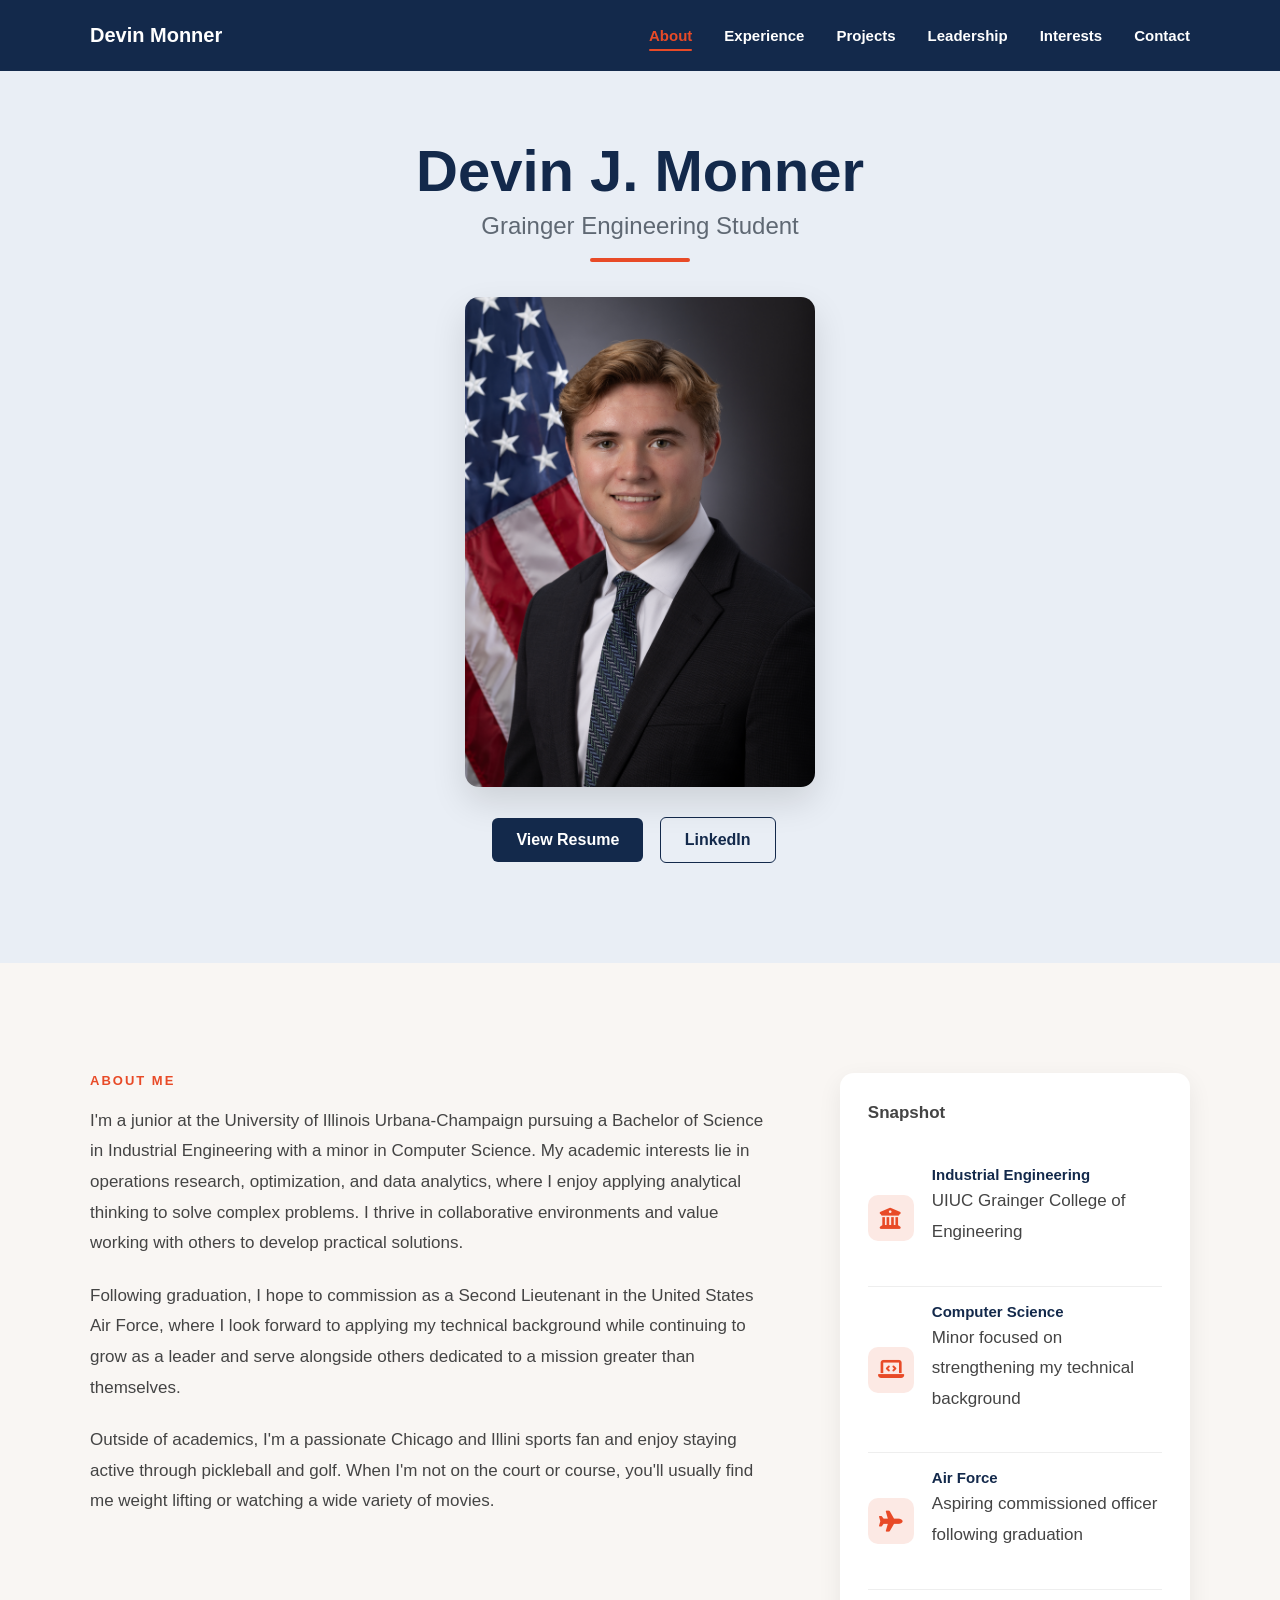
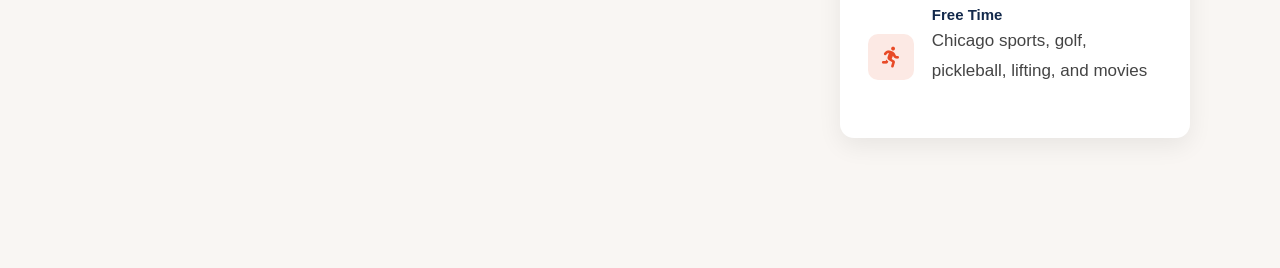
<file: index.html>
<!DOCTYPE html>
<html lang="en">
<head>
    <meta charset="UTF-8">
    <meta name="viewport" content="width=device-width, initial-scale=1.0">
    <title>Devin Monner</title>
    <link rel="stylesheet" href="style.css">
    <link rel="stylesheet" href="https://cdnjs.cloudflare.com/ajax/libs/font-awesome/6.5.1/css/all.min.css">
</head>

<body>
    <nav class="navbar">
        <a href="index.html" class="logo">Devin Monner</a>
        <ul class="nav-links">
            <li><a href="#about" class="active">About</a></li>
            <li><a href="experience.html">Experience</a></li>
            <li><a href="projects.html">Projects</a></li>
            <li><a href="involvement.html">Leadership</a></li>
            <li><a href="interests.html">Interests</a></li>
            <li><a href="contact.html">Contact</a></li>
        </ul>
    </nav>
    <div class="hero">
        <div class="hero-text">
            <h1>Devin J. Monner</h1>
            <h2>Grainger Engineering Student</h2>
             <div class="hero-image">
            <img src="images/Devin_Monner.jpeg" alt="Professional headshot of Devin Monner">
            </div>
            <div class="hero-buttons">
                <a href="documents/Resume - Devin Monner.pdf" target="_blank" rel="noopener noreferrer" class="button">View Resume</a>
                <a href="https://www.linkedin.com/in/dmonner12" class="button secondary"
                    target="_blank"
                    rel="noopener noreferrer"
                    class="button secondary">
                    LinkedIn
                </a>
            </div>
        </div>
    </div>
    <section class="about-section" id="about">
        <div class="about-grid">
            <div class="about-content">
                <p class="section-label">About Me</p>
                <p>
                    I'm a junior at the University of Illinois Urbana-Champaign pursuing a Bachelor of Science in Industrial Engineering with a minor in Computer Science. My academic interests lie in operations research, optimization, and data analytics, where I enjoy applying analytical thinking to solve complex problems. I thrive in collaborative environments and value working with others to develop practical solutions.
                </p>
                <p>
                    Following graduation, I hope to commission as a Second Lieutenant in the United States Air Force, where I look forward to applying my technical background while continuing to grow as a leader and serve alongside others dedicated to a mission greater than themselves.
                </p>
                <p>
                    Outside of academics, I'm a passionate Chicago and Illini sports fan and enjoy staying active through pickleball and golf. When I'm not on the court or course, you'll usually find me weight lifting or watching a wide variety of movies.
                </p>
            </div>
            <div class="about-card">
                <p class="about-card-title">Snapshot</p>
                <div class="about-item">
                    <div class="about-icon">
                        <i class="fa-solid fa-building-columns"></i>
                    </div>
                    <div>
                        <h3>Industrial Engineering</h3>
                        <p>UIUC Grainger College of Engineering</p>
                    </div>
                </div>
                <div class="about-item">
                    <div class="about-icon">
                        <i class="fa-solid fa-laptop-code"></i>
                    </div>
                    <div>
                        <h3>Computer Science</h3>
                        <p>Minor focused on strengthening my technical background</p>
                    </div>
                </div>
                <div class="about-item">
                    <div class="about-icon">
                        <i class="fa-solid fa-plane"></i>
                    </div>
                    <div>
                        <h3>Air Force</h3>
                        <p>Aspiring commissioned officer following graduation</p>
                    </div>
                </div>
                <div class="about-item">
                    <div class="about-icon">
                        <i class="fa-solid fa-person-running"></i>
                    </div>
                    <div>
                        <h3>Free Time</h3>
                        <p>Chicago sports, golf, pickleball, lifting, and movies</p>
                    </div>
                </div>
            </div>
        </div>
    </section>
</body>
</html>
</file>
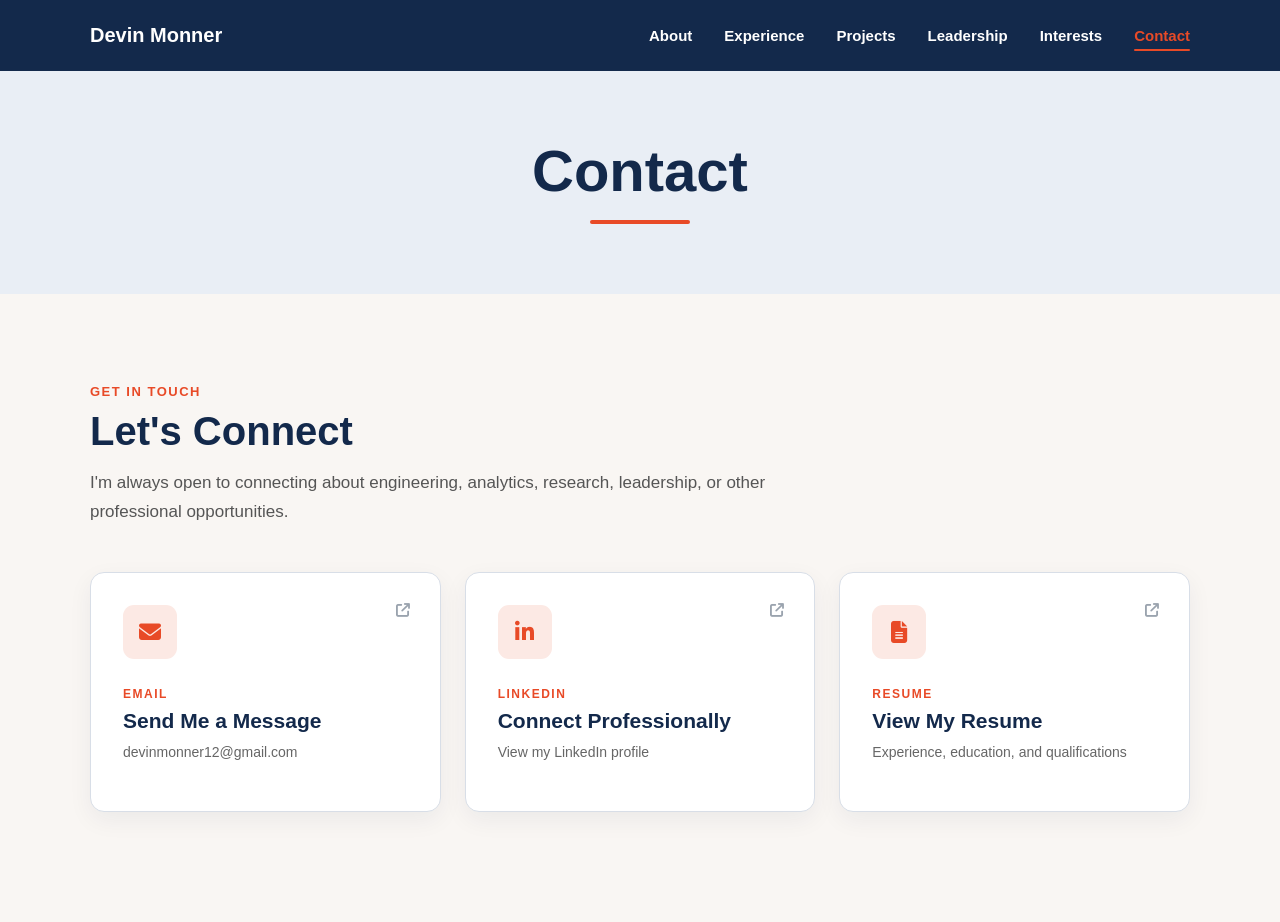
<file: contact.html>
<!DOCTYPE html>
<html lang="en">
<head>
    <meta charset="UTF-8">
    <meta name="viewport" content="width=device-width, initial-scale=1.0">

    <title>Contact | Devin Monner</title>

    <link rel="stylesheet" href="style.css">
    <link rel="stylesheet"
          href="https://cdnjs.cloudflare.com/ajax/libs/font-awesome/6.5.1/css/all.min.css">
</head>

<body>

    <nav class="navbar">
        <a href="index.html" class="logo">Devin Monner</a>

        <ul class="nav-links">
            <li><a href="index.html#about">About</a></li>
            <li><a href="experience.html">Experience</a></li>
            <li><a href="projects.html">Projects</a></li>
            <li><a href="involvement.html">Leadership</a></li>
            <li><a href="interests.html">Interests</a></li>
            <li><a href="contact.html" class="active">Contact</a></li>
        </ul>
    </nav>

    <header class="contact-hero">
        <h1>Contact</h1>
    </header>

    <section class="contact-section">

        <div class="contact-intro">
            <p class="contact-label">Get In Touch</p>

            <h2>Let's Connect</h2>

            <p>
                I'm always open to connecting about engineering, analytics,
                research, leadership, or other professional opportunities.
            </p>
        </div>

        <div class="contact-links-grid">
            <a href="mailto:devinmonner12@gmail.com" class="contact-link-card">
                <div class="contact-icon">
                    <i class="fa-solid fa-envelope"></i>
                </div>

                <div class="contact-link-content">
                    <p class="contact-card-label">Email</p>
                    <h3>Send Me a Message</h3>
                    <p>devinmonner12@gmail.com</p>
                </div>
                <i class="fa-solid fa-arrow-up-right-from-square contact-arrow"></i>
            </a>

            <a href="https://www.linkedin.com/in/dmonner12" target="_blank" rel="noopener noreferrer" class="contact-link-card">
                <div class="contact-icon">
                    <i class="fa-brands fa-linkedin-in"></i>
                </div>
                <div class="contact-link-content">
                    <p class="contact-card-label">LinkedIn</p>
                    <h3>Connect Professionally</h3>
                    <p>View my LinkedIn profile</p>
                </div>
                <i class="fa-solid fa-arrow-up-right-from-square contact-arrow"></i>
            </a>

            <a href="documents/Resume - Devin Monner.pdf" target="_blank" rel="noopener noreferrer" class="contact-link-card">
                <div class="contact-icon">
                    <i class="fa-solid fa-file-lines"></i>
                </div>
                <div class="contact-link-content">
                    <p class="contact-card-label">Resume</p>
                    <h3>View My Resume</h3>
                    <p>Experience, education, and qualifications</p>
                </div>
                <i class="fa-solid fa-arrow-up-right-from-square contact-arrow"></i>
            </a>
        </div>

    </section>

</body>
</html>
</file>
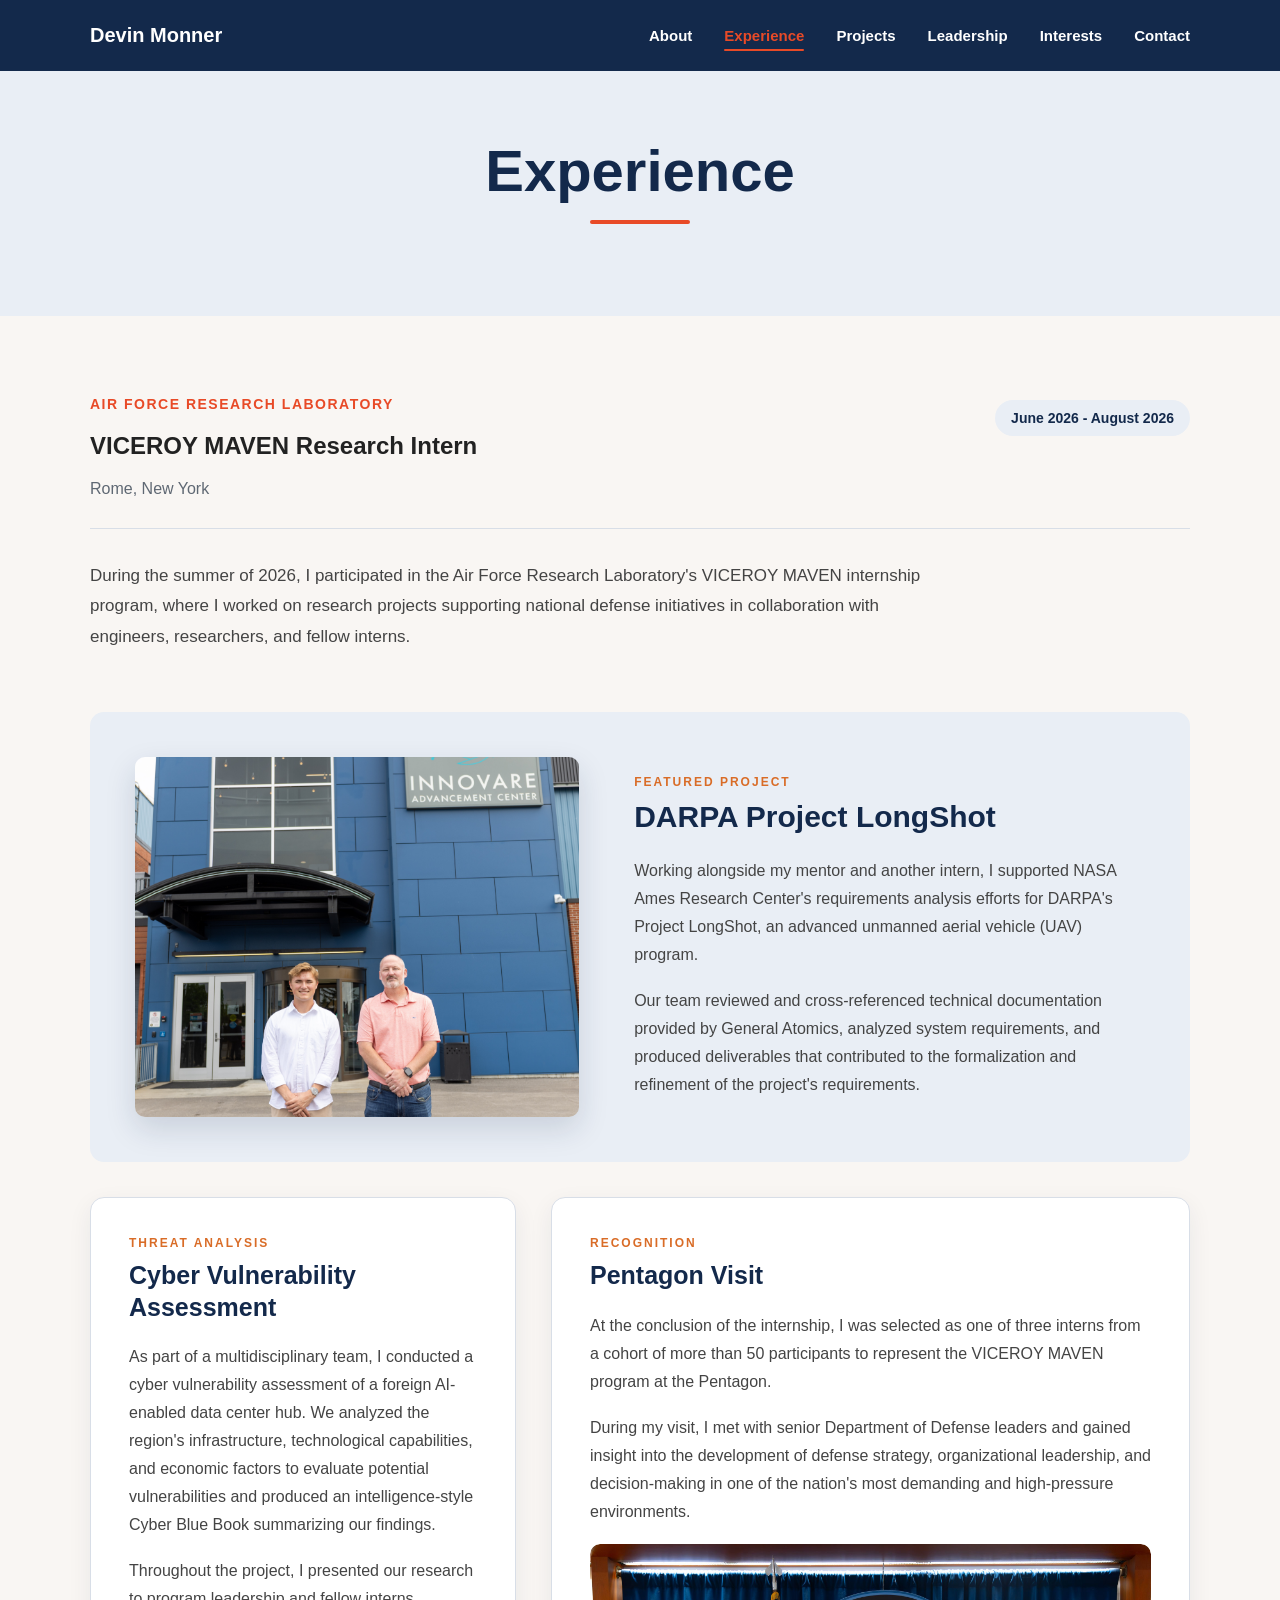
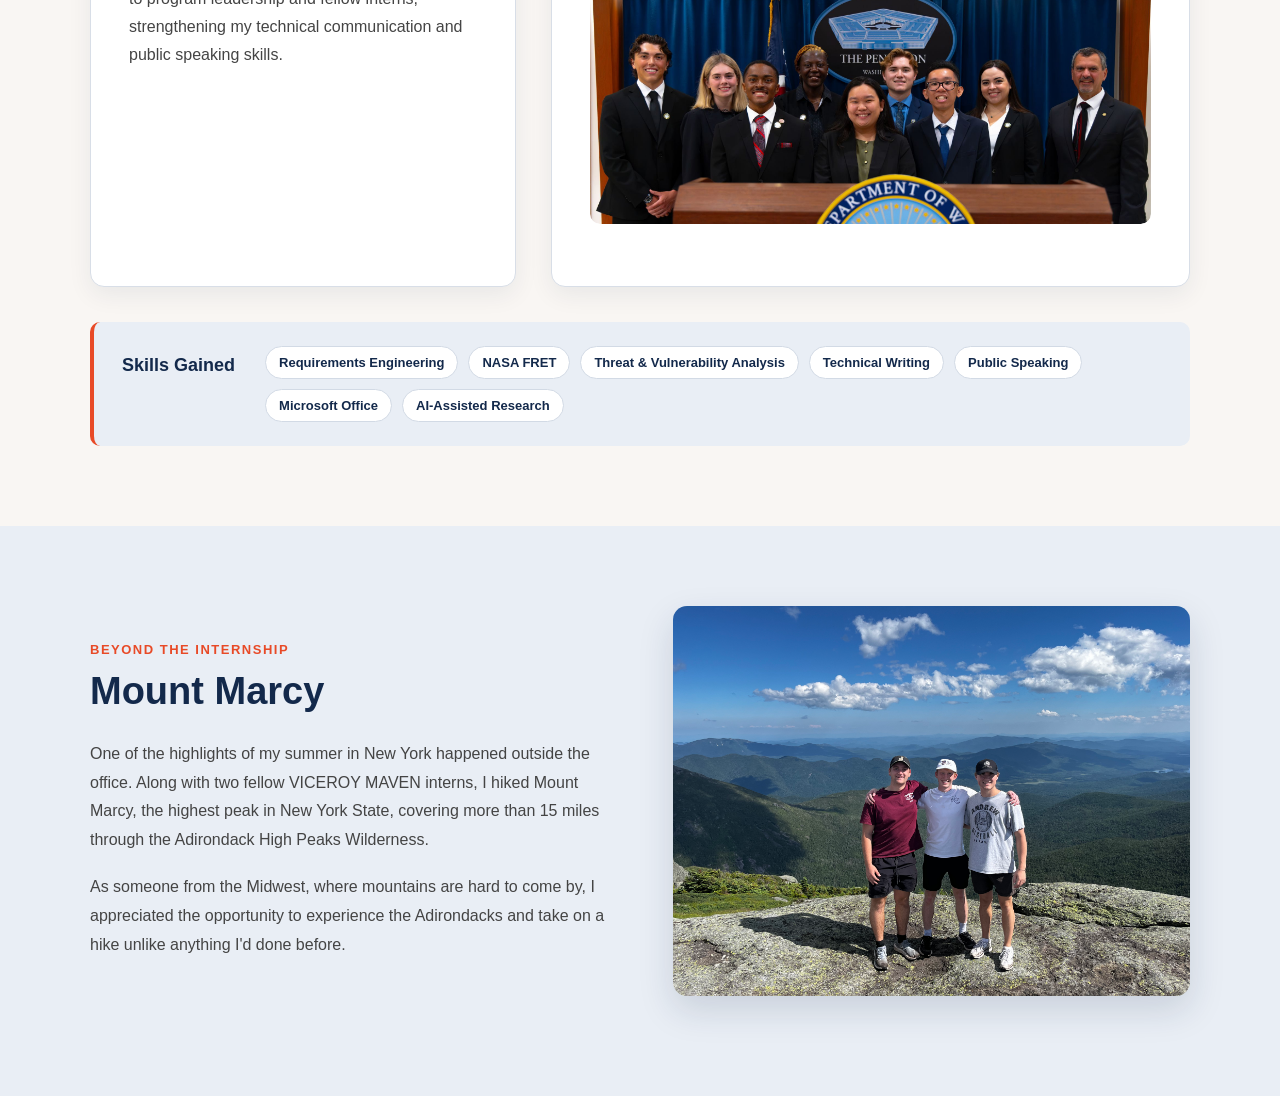
<file: experience.html>
<!DOCTYPE html>
<html lang="en">
<head>
    <meta charset="UTF-8">
    <meta name="viewport" content="width=device-width, initial-scale=1.0">

    <title>Experience | Devin Monner</title>

    <link rel="stylesheet" href="style.css">
    <link rel="stylesheet"
          href="https://cdnjs.cloudflare.com/ajax/libs/font-awesome/6.5.1/css/all.min.css">
</head>

<body>
    <nav class="navbar">
        <a href="index.html" class="logo">Devin Monner</a>

        <ul class="nav-links">
            <li><a href="index.html#about">About</a></li>
            <li><a href="experience.html" class="active">Experience</a></li>
            <li><a href="projects.html">Projects</a></li>
            <li><a href="involvement.html">Leadership</a></li>
            <li><a href="interests.html">Interests</a></li>
            <li><a href="contact.html">Contact</a></li>
        </ul>
    </nav>
    <header class="experience-hero">
        <h1>Experience</h1>
    </header>

    <section class="experience-section">
        <div class="experience-heading">
            <div>
                <p class="experience-company">
                    Air Force Research Laboratory
                </p>
                <h2>VICEROY MAVEN Research Intern</h2>
                <p class="experience-location">
                    Rome, New York
                </p>
            </div>
            <p class="experience-date">
                June 2026 - August 2026
            </p>
        </div>
        <p class="experience-overview">
            During the summer of 2026, I participated in the Air Force Research Laboratory's VICEROY MAVEN internship program, where I worked on research projects supporting national defense initiatives in collaboration with engineers, researchers, and fellow interns.
        </p>

        <div class="longshot-section">
            <div class="longshot-image">
                <img src="images/Mentor Picture - AFRL.jpg" alt="Devin Monner and Mentor">
            </div>
            <div class="longshot-content">
                <p class="project-label">Featured Project</p>
                <h3>DARPA Project LongShot</h3>
                <p>
                    Working alongside my mentor and another intern, I supported NASA Ames Research Center's requirements analysis efforts for DARPA's Project LongShot, an advanced unmanned aerial vehicle (UAV) program.
                </p>
                <p>
                    Our team reviewed and cross-referenced technical documentation provided by General Atomics, analyzed system requirements, and produced deliverables that contributed to the formalization and refinement of the project's requirements.
                </p>
            </div>
        </div>

        <div class="project-grid">
            <div class="project-card">
                <p class="project-label">Threat Analysis</p>
                <h3>Cyber Vulnerability Assessment</h3>
                <p>
                    As part of a multidisciplinary team, I conducted a cyber vulnerability assessment of a foreign AI-enabled data center hub. We analyzed the region's infrastructure, technological capabilities, and economic factors to evaluate potential vulnerabilities and produced an intelligence-style Cyber Blue Book summarizing our findings.
                </p>
                <p>
                    Throughout the project, I presented our research to program leadership and fellow interns, strengthening my technical communication and public speaking skills.
                </p>
            </div>
            <div class="project-card">
                <p class="project-label">Recognition</p>
                <h3>Pentagon Visit</h3>
                <p>
                    At the conclusion of the internship, I was selected as one of three interns from a cohort of more than 50 participants to represent the VICEROY MAVEN program at the Pentagon.
                </p>
                <p>
                    During my visit, I met with senior Department of Defense leaders and gained insight into the development of defense strategy, organizational leadership, and decision-making in one of the nation's most demanding and high-pressure environments.
                </p>
                <div class="pentagon-image">
                    <img src="images\Pentagon-MAVEN.jpg" alt="Devin Monner visiting the Pentagon">
                </div>
            </div>
        </div>

        <div class="skills-section">
            <h3>Skills Gained</h3>
            <ul class="skills-list">
                <li>Requirements Engineering</li>
                <li>NASA FRET</li>
                <li>Threat &amp; Vulnerability Analysis</li>
                <li>Technical Writing</li>
                <li>Public Speaking</li>
                <li>Microsoft Office</li>
                <li>AI-Assisted Research</li>
            </ul>
        </div>
    </section>

    <section class="beyond-section">
        <div class="beyond-content">
            <p class="beyond-label">Beyond the Internship</p>
            <h2>Mount Marcy</h2>
            <p>
                One of the highlights of my summer in New York happened outside the office. Along with two fellow VICEROY MAVEN interns, I hiked Mount Marcy, the highest peak in New York State, covering more than 15 miles through the Adirondack High Peaks Wilderness.
            </p>
            <p>
                As someone from the Midwest, where mountains are hard to come by, I appreciated the opportunity to experience the Adirondacks and take on a hike unlike anything I'd done before.
            </p>
        </div>
        <div class="beyond-image">
                <img src="images/Mt Marcy Photo.jpeg">
            </div>
    </section>
</body>
</html>
</file>
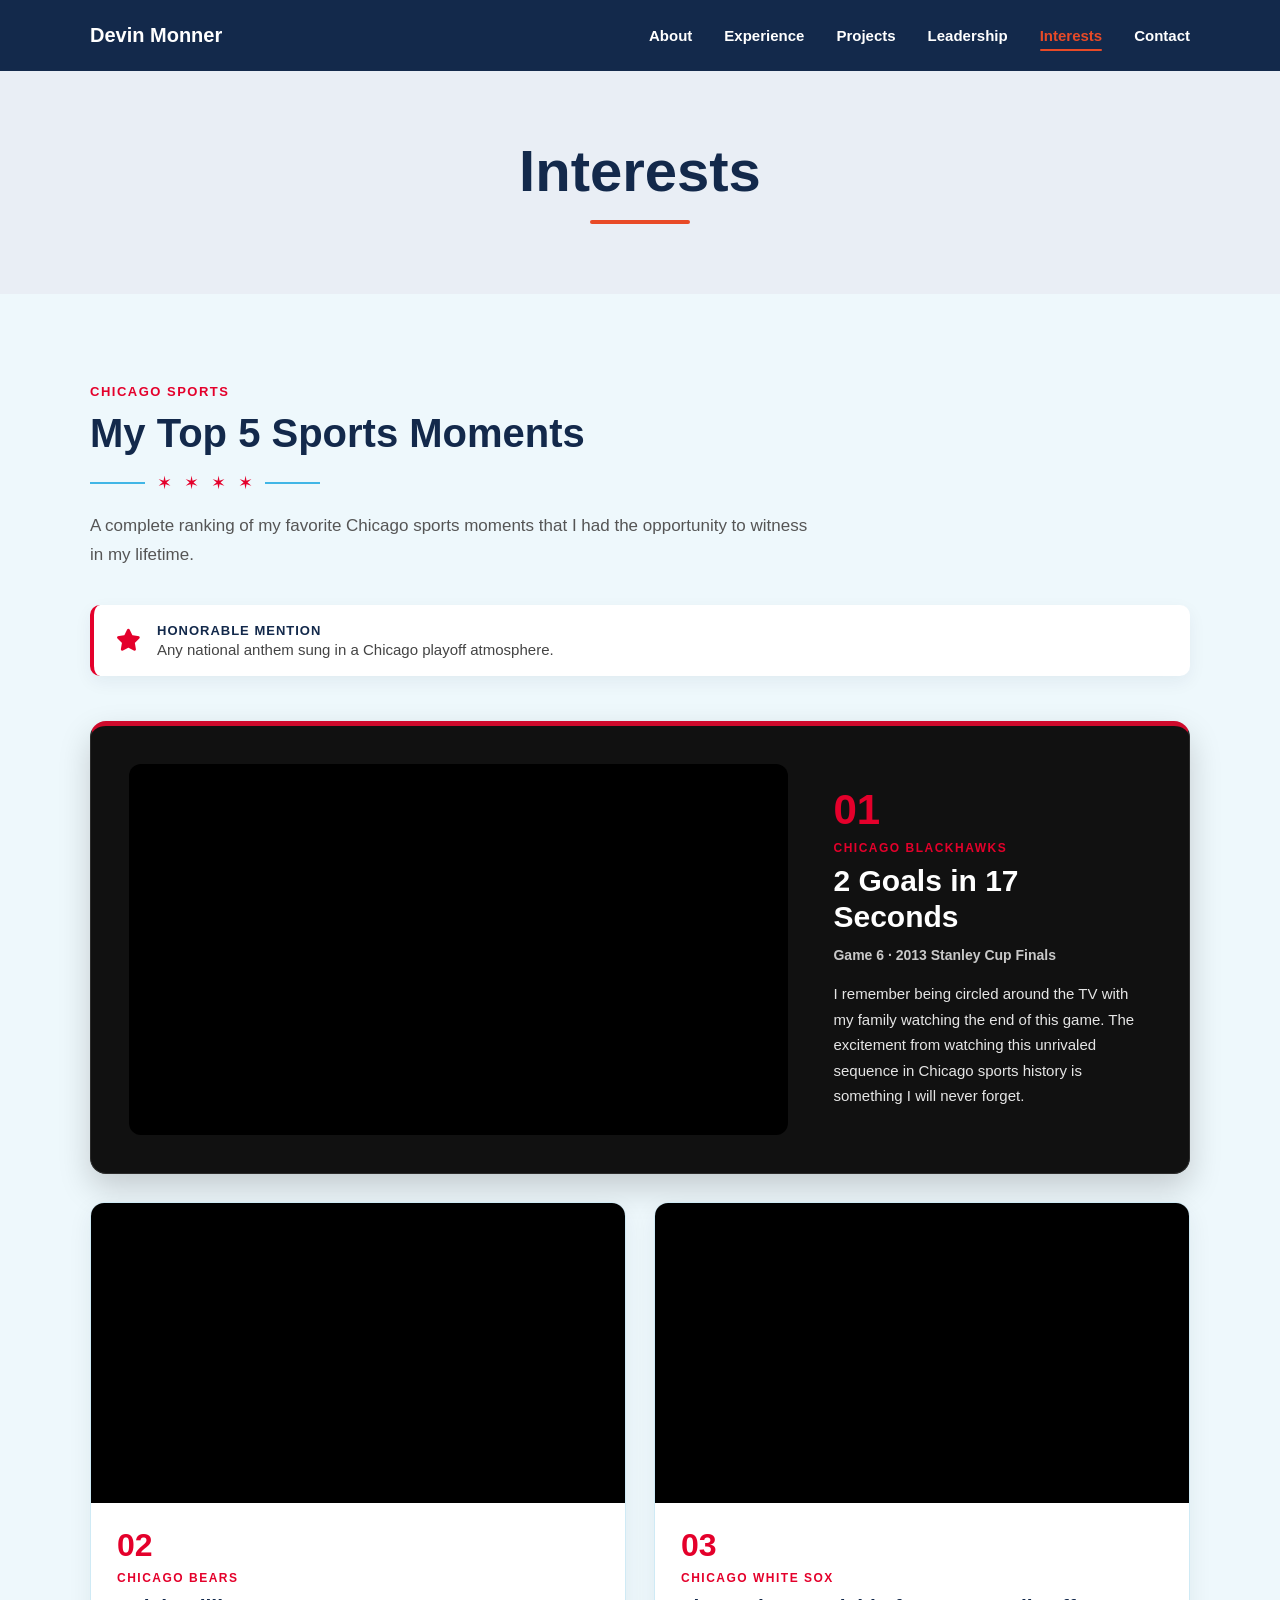
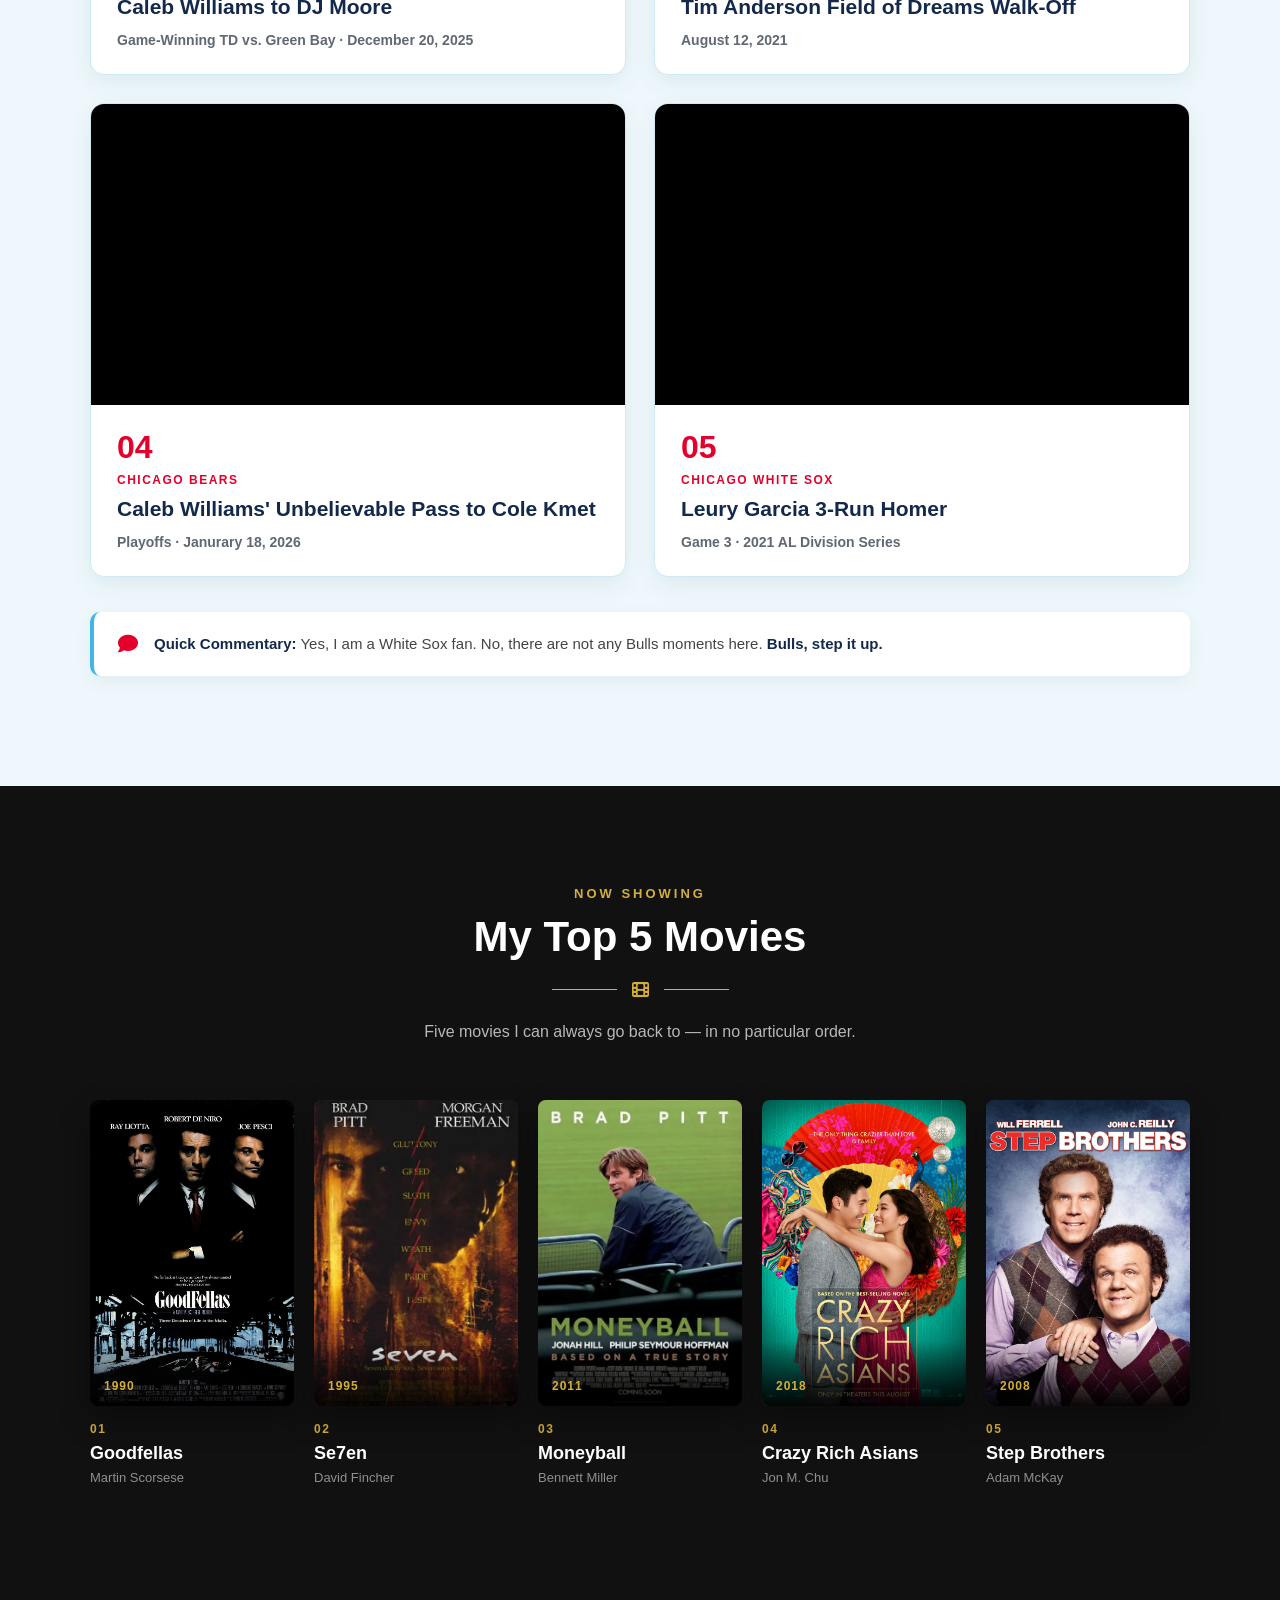
<file: interests.html>
<!DOCTYPE html>
<html lang="en">
<head>
    <meta charset="UTF-8">
    <meta name="viewport" content="width=device-width, initial-scale=1.0">

    <title>Interests | Devin Monner</title>

    <link rel="stylesheet" href="style.css">
    <link rel="stylesheet"
          href="https://cdnjs.cloudflare.com/ajax/libs/font-awesome/6.5.1/css/all.min.css">
</head>

<body>
    <nav class="navbar">
        <a href="index.html" class="logo">Devin Monner</a>

        <ul class="nav-links">
            <li><a href="index.html#about">About</a></li>
            <li><a href="experience.html">Experience</a></li>
            <li><a href="projects.html">Projects</a></li>
            <li><a href="involvement.html">Leadership</a></li>
            <li><a href="interests.html" class="active">Interests</a></li>
            <li><a href="contact.html">Contact</a></li>
        </ul>
    </nav>
    <header class="interests-hero">
        <h1>Interests</h1>
    </header>
    <section class="sports-section">
        <div class="sports-heading">
            <p class="sports-label">Chicago Sports</p>
            <h2>My Top 5 Sports Moments</h2>
            <div class="chicago-stars">
                <span class="chicago-star">✶</span>
                <span class="chicago-star">✶</span>
                <span class="chicago-star">✶</span>
                <span class="chicago-star">✶</span>
            </div>
            <p>
                A complete ranking of my favorite Chicago sports moments that I had the opportunity to witness in my lifetime.
            </p>
        </div>

        <div class="honorable-mention">
            <i class="fa-solid fa-star"></i>
            <div>
                <span>Honorable Mention</span>
                <p>
                    Any national anthem sung in a Chicago playoff atmosphere.
                </p>
            </div>
        </div>

        <article class="sports-feature">
            <div class="sports-video">
                <iframe
                    src="https://www.youtube.com/embed/bio0d9S5jBw"
                    title="Blackhawks 2 Goals in 17 Seconds"
                    allow="accelerometer; autoplay; clipboard-write; encrypted-media; gyroscope; picture-in-picture"
                    allowfullscreen>
                </iframe>
            </div>
            <div class="sports-feature-content">
                <div class="sports-rank">01</div>
                <p class="sports-team">Chicago Blackhawks</p>
                <h3>2 Goals in 17 Seconds</h3>
                <p class="sports-date">
                    Game 6 · 2013 Stanley Cup Finals
                </p>
                <p>
                    I remember being circled around the TV with my family watching the end of this game. The excitement from watching this unrivaled sequence in Chicago sports history is something I will never forget.
                </p>
            </div>
        </article>

        <div class="sports-grid">
            <article class="sports-card">
                <div class="sports-video">
                    <iframe
                        src="https://www.youtube.com/embed/I6pBHP5_APo"
                        title="Caleb Williams to DJ Moore Game-Winning Touchdown"
                        frameborder="0"
                        allow="accelerometer; autoplay; clipboard-write; encrypted-media; gyroscope; picture-in-picture; web-share"
                        referrerpolicy="strict-origin-when-cross-origin"
                        allowfullscreen>
                    </iframe>
                </div>
                <div class="sports-card-content">
                    <div class="sports-rank">02</div>
                    <p class="sports-team">Chicago Bears</p>
                    <h3>Caleb Williams to DJ Moore</h3>
                    <p class="sports-date">
                        Game-Winning TD vs. Green Bay · December 20, 2025
                    </p>
                </div>    
            </article>

            <article class="sports-card">
                <div class="sports-video">
                    <iframe
                        src="https://www.youtube.com/embed/AQQQTBkovQg"
                        title="Tim Anderson Field of Dreams Walk-Off"
                        frameborder="0"
                        allow="accelerometer; autoplay; clipboard-write; encrypted-media; gyroscope; picture-in-picture; web-share"
                        referrerpolicy="strict-origin-when-cross-origin"
                        allowfullscreen>
                    </iframe>
                </div>
                <div class="sports-card-content">
                    <div class="sports-rank">03</div>
                    <p class="sports-team">Chicago White Sox</p>
                    <h3>Tim Anderson Field of Dreams Walk-Off</h3>
                    <p class="sports-date">
                        August 12, 2021
                    </p>
                </div>
            </article>

            <article class="sports-card">
                <div class="sports-video">
                    <iframe
                        src="https://www.youtube.com/embed/1DgjDi774FI"
                        title="Caleb Williams Pass to Cole Kmet"
                        allow="accelerometer; autoplay; clipboard-write; encrypted-media; gyroscope; picture-in-picture"
                        allowfullscreen>
                    </iframe>
                </div>
                <div class="sports-card-content">
                    <div class="sports-rank">04</div>
                    <p class="sports-team">Chicago Bears</p>
                    <h3>Caleb Williams' Unbelievable Pass to Cole Kmet</h3>
                    <p class="sports-date">
                        Playoffs · Janurary 18, 2026
                    </p>
                </div>
            </article>

            <article class="sports-card">
                <div class="sports-video">
                    <iframe
                        src="https://www.youtube.com/embed/WWoj_Dbm1Yo"
                        title="Leury Garcia 3 Run Home Run"
                        allow="accelerometer; autoplay; clipboard-write; encrypted-media; gyroscope; picture-in-picture"
                        allowfullscreen>
                    </iframe>
                </div>
                <div class="sports-card-content">
                    <div class="sports-rank">05</div>
                    <p class="sports-team">Chicago White Sox</p>
                    <h3>Leury Garcia 3-Run Homer</h3>
                    <p class="sports-date">
                        Game 3 · 2021 AL Division Series
                    </p>
                </div>
            </article>
        </div>

        <div class="sports-commentary">
            <i class="fa-solid fa-comment"></i>
            <p>
                <strong>Quick Commentary:</strong>
                Yes, I am a White Sox fan. No, there are not any Bulls moments here.
                <strong>Bulls, step it up.</strong>
            </p>
        </div>
    </section>

    <section class="movies-section">
        <div class="movies-heading">
            <p class="movies-label">Now Showing</p>
            <h2>My Top 5 Movies</h2>
            <div class="movies-divider">
                <span></span>
                <i class="fa-solid fa-film"></i>
                <span></span>
            </div>
            <p>
                Five movies I can always go back to — in no particular order.
            </p>
        </div>

        <div class="movies-grid">
            <article class="movie-card">
                <div class="movie-poster">
                    <img src="images/Goodfellas.jpg"
                        alt="Goodfellas movie poster">
                    <div class="movie-overlay">
                        <span>1990</span>
                    </div>
                </div>
                <div class="movie-info">
                    <p class="movie-number">01</p>
                    <h3>Goodfellas</h3>
                    <p>Martin Scorsese</p>
                </div>
            </article>

            <article class="movie-card">
                <div class="movie-poster">
                    <img src="images/seven.webp"
                        alt="Se7en movie poster">
                    <div class="movie-overlay">
                        <span>1995</span>
                    </div>
                </div>
                <div class="movie-info">
                    <p class="movie-number">02</p>
                    <h3>Se7en</h3>
                    <p>David Fincher</p>
                </div>
            </article>

            <article class="movie-card">
                <div class="movie-poster">
                    <img src="images/moneyball.webp"
                        alt="Moneyball movie poster">
                    <div class="movie-overlay">
                        <span>2011</span>
                    </div>
                </div>
                <div class="movie-info">
                    <p class="movie-number">03</p>
                    <h3>Moneyball</h3>
                    <p>Bennett Miller</p>
                </div>
            </article>

            <article class="movie-card">
                <div class="movie-poster">
                    <img src="images/crazy_rich_asians.jpg"
                        alt="Crazy Rich Asians movie poster">
                    <div class="movie-overlay">
                        <span>2018</span>
                    </div>
                </div>
                <div class="movie-info">
                    <p class="movie-number">04</p>
                    <h3>Crazy Rich Asians</h3>
                    <p>Jon M. Chu</p>
                </div>
            </article>

            <article class="movie-card">
                <div class="movie-poster">
                    <img src="images/step_brothers.webp"
                        alt="Step Brothers movie poster">
                    <div class="movie-overlay">
                        <span>2008</span>
                    </div>
                </div>
                <div class="movie-info">
                    <p class="movie-number">05</p>
                    <h3>Step Brothers</h3>
                    <p>Adam McKay</p>
                </div>
            </article>
        </div>
    </section>
</body>
</html>
</file>
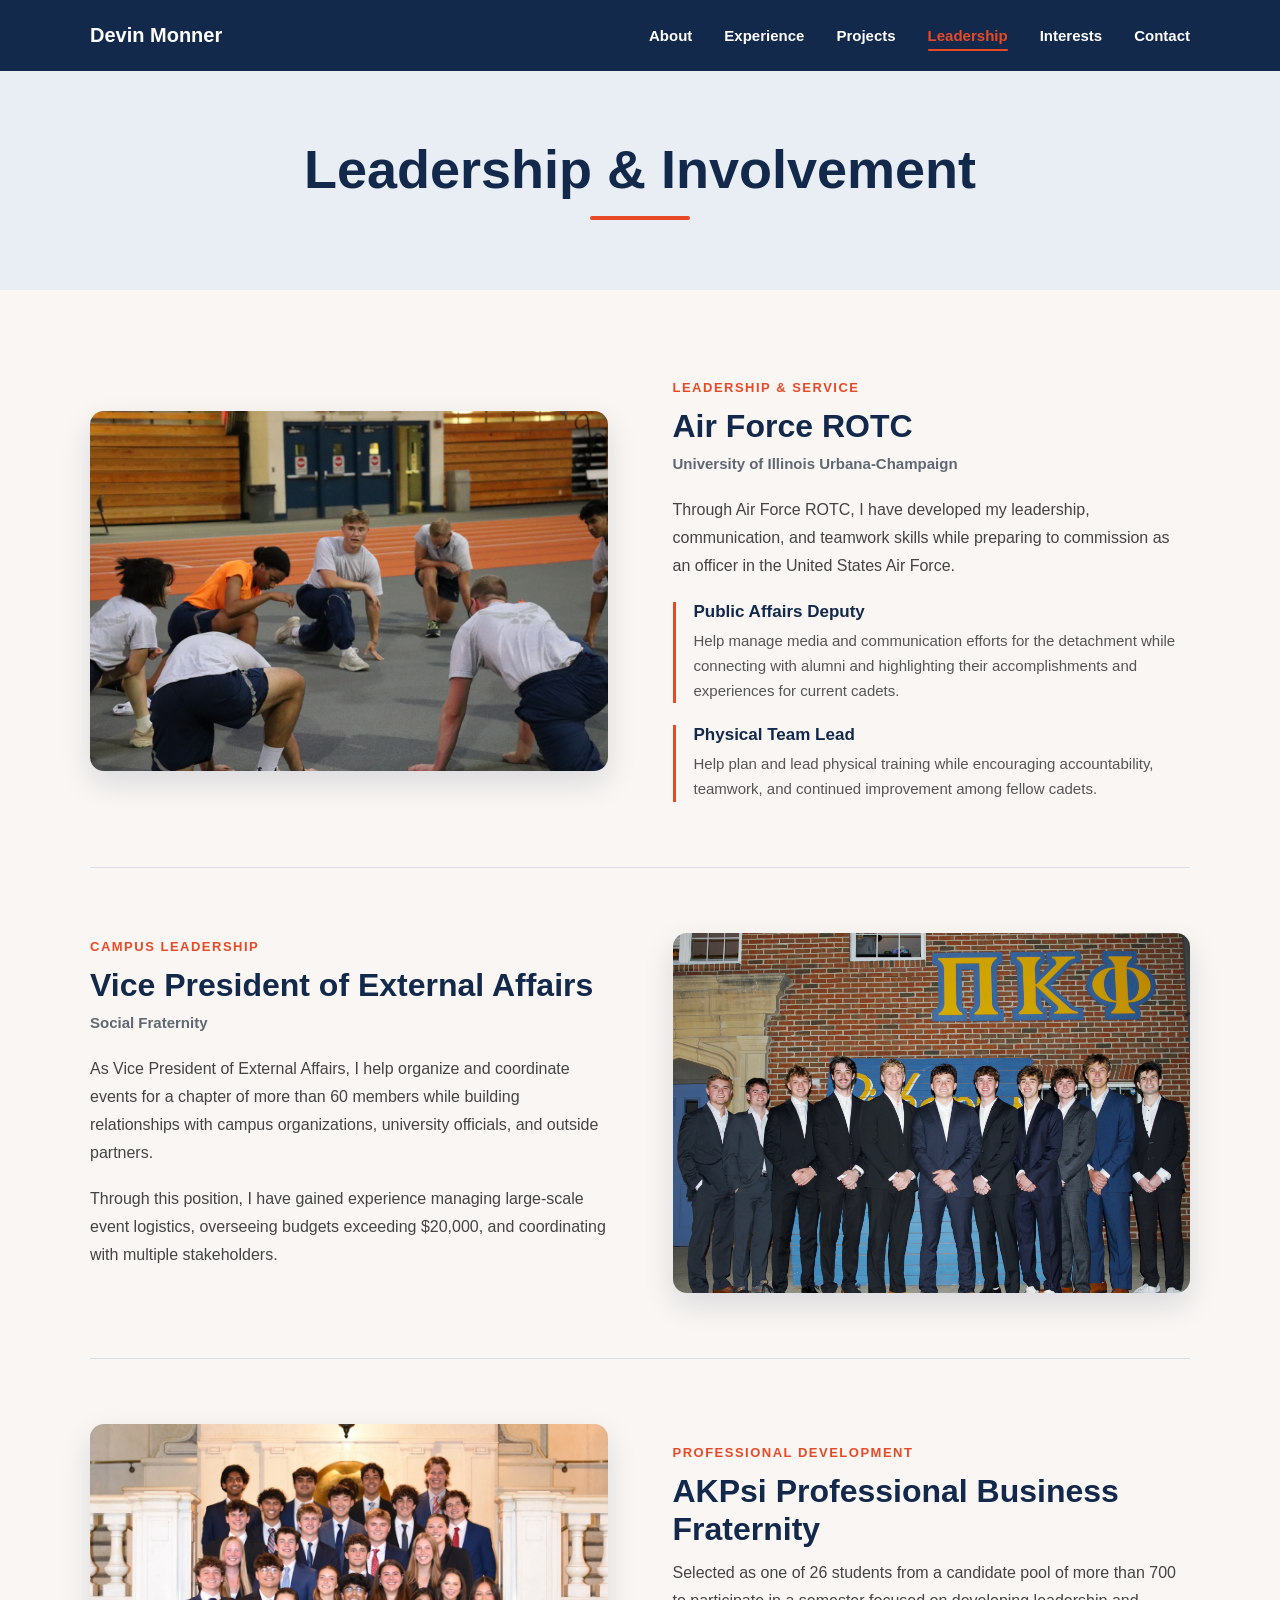
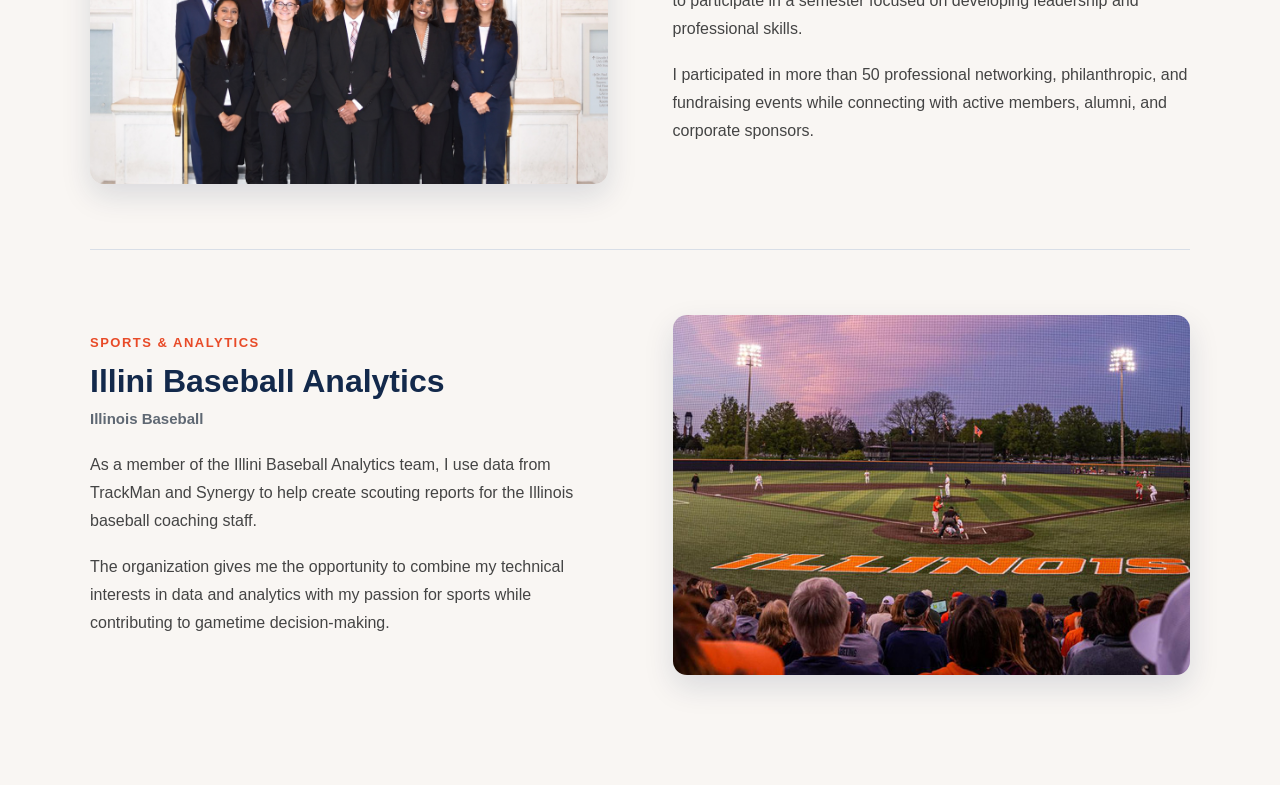
<file: involvement.html>
<!DOCTYPE html>
<html lang="en">
<head>
    <meta charset="UTF-8">
    <meta name="viewport" content="width=device-width, initial-scale=1.0">

    <title>Leadership | Devin Monner</title>

    <link rel="stylesheet" href="style.css">
    <link rel="stylesheet"
          href="https://cdnjs.cloudflare.com/ajax/libs/font-awesome/6.5.1/css/all.min.css">
</head>

<body>

    <nav class="navbar">
        <a href="index.html" class="logo">Devin Monner</a>

        <ul class="nav-links">
            <li><a href="index.html#about">About</a></li>
            <li><a href="experience.html">Experience</a></li>
            <li><a href="projects.html">Projects</a></li>
            <li><a href="involvement.html" class="active">Leadership</a></li>
            <li><a href="interests.html">Interests</a></li>
            <li><a href="contact.html">Contact</a></li>
        </ul>
    </nav>

    <header class="leadership-hero">
        <h1>Leadership & Involvement</h1>
    </header>


    <main class="involvement-section">

        <!-- AIR FORCE ROTC -->
        <section class="involvement-row">

            <div class="involvement-image">
                <img src="images/PTL Photo - ROTC.JPG"
                     alt="Air Force ROTC">
            </div>

            <div class="involvement-content">
                <p class="involvement-label">Leadership & Service</p>

                <h2>Air Force ROTC</h2>

                <p class="involvement-subtitle">
                    University of Illinois Urbana-Champaign
                </p>

                <p>
                    Through Air Force ROTC, I have developed my leadership,
                    communication, and teamwork skills while preparing to
                    commission as an officer in the United States Air Force.
                </p>

                <div class="involvement-role">
                    <h3>Public Affairs Deputy</h3>
                    <p>
                        Help manage media and communication efforts for the
                        detachment while connecting with alumni and highlighting
                        their accomplishments and experiences for current cadets.
                    </p>
                </div>

                <div class="involvement-role">
                    <h3>Physical Team Lead</h3>
                    <p>
                        Help plan and lead physical training while encouraging
                        accountability, teamwork, and continued improvement
                        among fellow cadets.
                    </p>
                </div>
            </div>

        </section>


        <!-- SOCIAL FRATERNITY -->
        <section class="involvement-row reverse">

            <div class="involvement-image">
                <img src="images/Exec Photo - Pi Kapps.jpeg"
                     alt="Fraternity leadership">
            </div>

            <div class="involvement-content">
                <p class="involvement-label">Campus Leadership</p>

                <h2>Vice President of External Affairs</h2>

                <p class="involvement-subtitle">
                    Social Fraternity
                </p>

                <p>
                    As Vice President of External Affairs, I help organize and
                    coordinate events for a chapter of more than 60 members
                    while building relationships with campus organizations,
                    university officials, and outside partners.
                </p>

                <p>
                    Through this position, I have gained experience managing
                    large-scale event logistics, overseeing budgets exceeding
                    $20,000, and coordinating with multiple stakeholders.
                </p>
            </div>

        </section>


        <!-- PROFESSIONAL BUSINESS FRATERNITY -->
        <section class="involvement-row">

            <div class="involvement-image">
                <img src="images/Pledge Class Photo - AKPsi.jpeg"
                     alt="Professional business fraternity">
            </div>

            <div class="involvement-content">
                <p class="involvement-label">Professional Development</p>

                <h2>AKPsi Professional Business Fraternity</h2>

                <p>
                    Selected as one of 26 students from a candidate pool of
                    more than 700 to participate in a semester focused on
                    developing leadership and professional skills.
                </p>

                <p>
                    I participated in more than 50 professional networking,
                    philanthropic, and fundraising events while connecting
                    with active members, alumni, and corporate sponsors.
                </p>
            </div>

        </section>


        <!-- ILLINI BASEBALL ANALYTICS -->
        <section class="involvement-row reverse">

            <div class="involvement-image">
                <img src="images/Illini Baseball.jpg"
                     alt="Illini Baseball Analytics">
            </div>

            <div class="involvement-content">
                <p class="involvement-label">Sports & Analytics</p>

                <h2>Illini Baseball Analytics</h2>

                <p class="involvement-subtitle">
                    Illinois Baseball
                </p>

                <p>
                    As a member of the Illini Baseball Analytics team, I use
                    data from TrackMan and Synergy to help create scouting
                    reports for the Illinois baseball coaching staff.
                </p>

                <p>
                    The organization gives me the opportunity to combine my
                    technical interests in data and analytics with my passion
                    for sports while contributing to gametime decision-making.
                </p>
            </div>

        </section>

    </main>

</body>
</html>
</file>
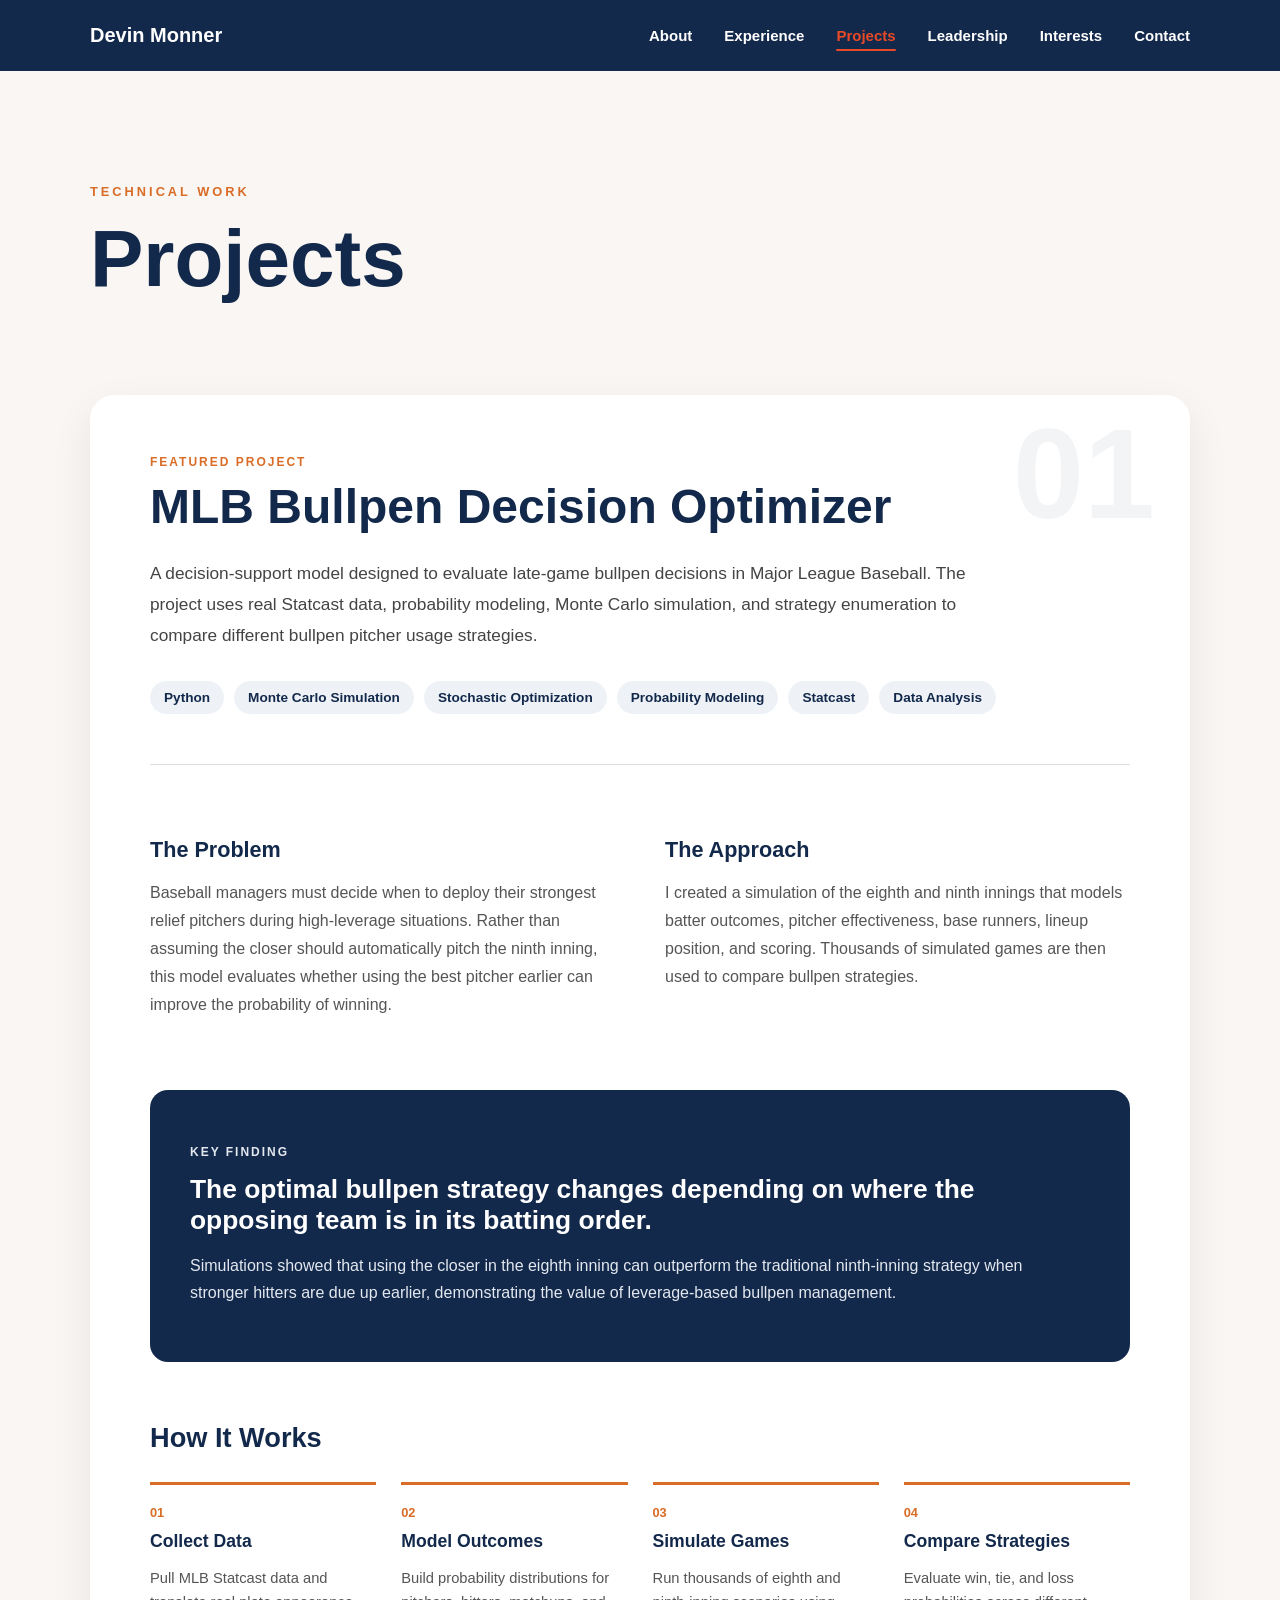
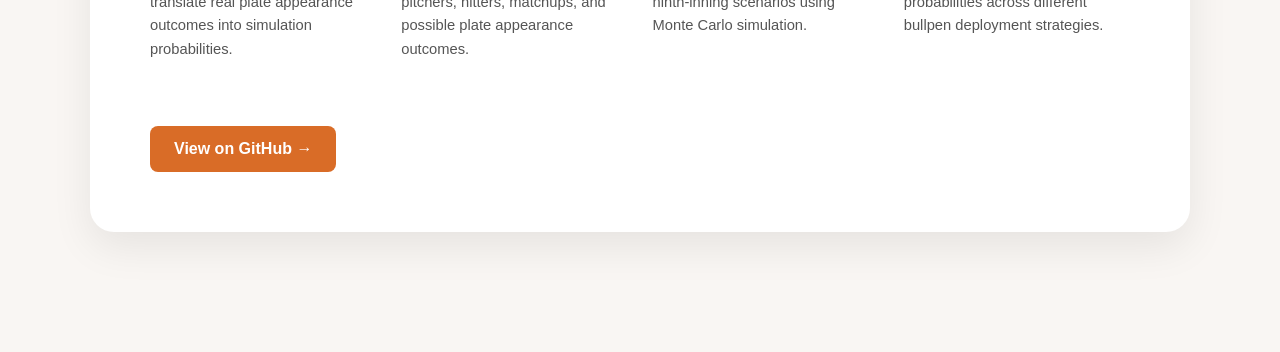
<file: projects.html>
<!DOCTYPE html>
<html lang="en">

<head>
    <meta charset="UTF-8">
    <meta name="viewport" content="width=device-width, initial-scale=1.0">
    <title>Projects | Devin Monner</title>
    <link rel="stylesheet" href="style.css">
</head>

<body>

    <nav class="navbar">
        <a href="index.html" class="logo">Devin Monner</a>

        <ul class="nav-links">
            <li><a href="index.html">About</a></li>
            <li><a href="experience.html">Experience</a></li>
            <li><a href="projects.html" class="active">Projects</a></li>
            <li><a href="involvement.html">Leadership</a></li>
            <li><a href="interests.html">Interests</a></li>
            <li><a href="contact.html">Contact</a></li>
        </ul>
    </nav>


    <main class="projects-page">

        <!-- PAGE HEADER -->
        <section class="projects-header">
            <p class="projects-eyebrow">TECHNICAL WORK</p>

            <h1>Projects</h1>
        </section>


        <!-- FEATURED PROJECT -->
        <section class="featured-project">

            <div class="project-number">01</div>

            <div class="project-content">

                <div class="project-heading">
                    <div>
                        <p class="project-label">FEATURED PROJECT</p>

                        <h2>MLB Bullpen Decision Optimizer</h2>
                    </div>
                </div>


                <p class="project-description">
                    A decision-support model designed to evaluate
                    late-game bullpen decisions in Major League Baseball.
                    The project uses real Statcast data, probability modeling,
                    Monte Carlo simulation, and strategy enumeration to compare
                    different bullpen pitcher usage strategies.
                </p>


                <!-- METHODS -->
                <div class="project-methods">

                    <span>Python</span>
                    <span>Monte Carlo Simulation</span>
                    <span>Stochastic Optimization</span>
                    <span>Probability Modeling</span>
                    <span>Statcast</span>
                    <span>Data Analysis</span>

                </div>


                <!-- DIVIDER -->
                <div class="project-divider"></div>


                <!-- PROJECT DETAILS -->
                <div class="project-details-grid">

                    <div class="project-detail">
                        <h3>The Problem</h3>

                        <p>
                            Baseball managers must decide when to deploy their
                            strongest relief pitchers during high-leverage
                            situations. Rather than assuming the closer should
                            automatically pitch the ninth inning, this model
                            evaluates whether using the best pitcher earlier
                            can improve the probability of winning.
                        </p>
                    </div>


                    <div class="project-detail">
                        <h3>The Approach</h3>

                        <p>
                            I created a simulation of the eighth and ninth
                            innings that models batter outcomes, pitcher
                            effectiveness, base runners, lineup position, and scoring. Thousands of simulated
                            games are then used to compare bullpen strategies.
                        </p>
                    </div>

                </div>


                <!-- KEY RESULT -->
                <div class="project-result">

                    <p class="result-label">KEY FINDING</p>

                    <h3>
                        The optimal bullpen strategy changes depending on
                        where the opposing team is in its batting order.
                    </h3>

                    <p>
                        Simulations showed that using the closer in the eighth
                        inning can outperform the traditional ninth-inning
                        strategy when stronger hitters are due up earlier,
                        demonstrating the value of leverage-based bullpen
                        management.
                    </p>

                </div>


                <!-- WORKFLOW -->
                <div class="project-workflow">

                    <h3>How It Works</h3>

                    <div class="workflow-grid">

                        <div class="workflow-step">
                            <span>01</span>
                            <h4>Collect Data</h4>
                            <p>
                                Pull MLB Statcast data and translate real plate
                                appearance outcomes into simulation probabilities.
                            </p>
                        </div>


                        <div class="workflow-step">
                            <span>02</span>
                            <h4>Model Outcomes</h4>
                            <p>
                                Build probability distributions for pitchers,
                                hitters, matchups, and possible plate appearance
                                outcomes.
                            </p>
                        </div>


                        <div class="workflow-step">
                            <span>03</span>
                            <h4>Simulate Games</h4>
                            <p>
                                Run thousands of eighth and ninth-inning
                                scenarios using Monte Carlo simulation.
                            </p>
                        </div>


                        <div class="workflow-step">
                            <span>04</span>
                            <h4>Compare Strategies</h4>
                            <p>
                                Evaluate win, tie, and loss probabilities across
                                different bullpen deployment strategies.
                            </p>
                        </div>

                    </div>

                </div>


                <!-- BUTTON -->
                <div class="project-links">

                    <a href="https://github.com/devinm1112/mlb-bullpen-decision-optimizer" target="_blank" class="project-button">
                        View on GitHub →
                    </a>

                </div>

            </div>

        </section>

    </main>

</body>

</html>
</file>
<file: style.css>
* {
    box-sizing: border-box;
}

html {
    scroll-behavior: smooth;
}

body {
    margin: 0;
    background-color: #f9f6f3;
    font-family: Arial, sans-serif;
    color: #222222;
}

:root {
    --chicago-blue: #41B6E6;
    --chicago-red: #E4002B;
    --chicago-light-blue: #eef8fc;
}

/* NAVBAR */

.navbar {
    width: min(90%, 1100px);
    margin: 0 auto;
    padding: 24px 0;

    display: flex;
    justify-content: space-between;
    align-items: center;

    position: sticky;
    top: 0;
    z-index: 1000;

    background-color: #13294B;
}

.navbar::before {
    content: "";
    position: absolute;
    top: 0;
    bottom: 0;
    left: 50%;

    width: 100vw;

    transform: translateX(-50%);

    background-color: #13294B;
    z-index: -1;
}

.logo {
    color: white;
    font-size: 20px;
    font-weight: bold;
    text-decoration: none;
}

.nav-links {
    display: flex;
    gap: 32px;

    margin: 0;
    padding: 0;

    list-style: none;
}

.nav-links a {
    text-decoration: none;
    color: white;
    font-size: 15px;
    font-weight: 600;

    transition: color 0.2s ease;
}

.nav-links a:hover {
    color: #E84A27;
}

.nav-links a.active {
    color: #E84A27;
    position: relative;
}

.nav-links a.active::after {
    content: "";
    position: absolute;
    left: 0;
    bottom: -7px;

    width: 100%;
    height: 2px;

    background-color: #E84A27;
    border-radius: 2px;
}

/* HERO */

.hero {
    width: min(90%, 900px);
    margin: 0 auto;
    padding: 70px 0 100px;

    display: flex;
    flex-direction: column;
    align-items: center;

    text-align: center;

    position: relative;
}

.hero::before {
    content: "";
    position: absolute;
    top: 0;
    bottom: 0;
    left: 50%;

    width: 100vw;

    transform: translateX(-50%);

    background-color: #e9eef5;
    z-index: -1;
}

.hero-text {
    width: 100%;
    text-align: center;
}

.hero-text h1 {
    margin: 0 0 10px;
    
    font-size: 58px;
    line-height: 1.05;

    color: #13294B;
}

.hero-text h2 {
    margin: 0 0 35px;

    font-size: 24px;
    font-weight: 400;

    color: #5F6873;
}

.hero-text h2::after {
    content: "";
    display: block;

    width: 100px;
    height: 4px;

    margin: 18px auto 0;

    background-color: #E84A27;
    border-radius: 2px;
}

.hero-buttons {
    width: 100%;
    margin-top: 30px;
    text-align: center;
}

.button {
    display: inline-block;

    padding: 13px 24px;

    background-color: #13294B;
    color: white;

    text-decoration: none;
    font-weight: 600;

    border-radius: 6px;

    margin-right: 12px;

    transition:
        transform 0.2s ease,
        background-color 0.2s ease;
}

.button:hover {
    background-color: #173d73;
    transform: translateY(-2px);
}

.secondary {
    background-color: transparent;
    color: #13294B;

    border: 1px solid #13294B;
}

.secondary:hover {
    background-color: #13294B;
    color: white;
}

.hero-image {
    width: 100%;
    display: flex;
    justify-content: center;
    align-items: center;
}

.hero-image img {
    width: 350px;
    max-width: 100%;
    display: block;
    margin: 0 auto;

    border-radius: 14px;
    box-shadow: 0 15px 35px rgba(0, 0, 0, 0.12);
}

/* ABOUT */

.about-section {
    width: min(90%, 1100px);
    margin: 0 auto;

    padding: 110px 0 130px;

    scroll-margin-top: 80px;
}

.about-grid {
    display: grid;
    grid-template-columns: 1.65fr 0.85fr;
    gap: 70px;
    align-items: start;
}

.about-content {
    text-align: left;
}

.section-label {
    margin: 0 0 18px;

    color: #E84A27;

    font-size: 13px;
    font-weight: 700;

    text-transform: uppercase;
    letter-spacing: 2px;
}

.about-content h2 {
    margin: 0 0 30px;

    max-width: 650px;

    font-size: 34px;
    line-height: 1.25;
    font-weight: 700;

    color: #13294B;
}

.about-section p:not(.section-label) {
    margin: 0 0 22px;

    color: #444444;

    font-size: 17px;
    line-height: 1.8;
}

/* ABOUT CARD */

.about-card {
    padding: 25px 28px;

    background-color: #ffffff;
    border-radius: 14px;

    box-shadow: 0 8px 25px rgba(0, 0, 0, 0.07);
}

.about-card-title {
    margin: 0 0 12px;

    color: #13294B;

    font-size: 18px;
    font-weight: 700;
}

.about-item {
    display: flex;
    align-items: center;
    gap: 18px;

    padding: 16px 0;

    border-bottom: 1px solid #eeeeee;
}

.about-item:last-child {
    border-bottom: none;
    padding-bottom: 4px;
}

.about-icon {
    width: 46px;
    height: 46px;

    flex-shrink: 0;

    display: flex;
    align-items: center;
    justify-content: center;

    background-color: #fce9e4;
    color: #E84A27;

    font-size: 21px;

    border-radius: 10px;
}

.about-item h3 {
    margin: 0 0 3px;

    color: #13294B;

    font-size: 15px;
}

.about-item p {
    margin: 0;

    color: #666666;

    font-size: 13px;
    line-height: 1.4;
}

/* EXPERIENCE HERO */

.experience-hero {
    width: min(90%, 900px);
    margin: 0 auto;
    padding: 70px 0;

    position: relative;

    text-align: center;
}

.experience-hero::before {
    content: "";
    position: absolute;
    top: 0;
    bottom: 0;
    left: 50%;

    width: 100vw;

    transform: translateX(-50%);

    background-color: #e9eef5;
    z-index: -1;
}

.experience-hero h1 {
    margin: 0;

    color: #13294B;

    font-size: 58px;
    line-height: 1.05;
}

.experience-hero h1::after {
    content: "";
    display: block;

    width: 100px;
    height: 4px;

    margin: 18px auto 22px;

    background-color: #E84A27;
    border-radius: 2px;
}

/* FEATURED EXPERIENCE */

.experience-section {
    width: min(90%, 1100px);
    margin: 0 auto;
    padding: 80px 0;
}

.experience-heading {
    display: flex;
    justify-content: space-between;
    align-items: flex-start;
    gap: 40px;

    padding-bottom: 30px;

    border-bottom: 1px solid #d8dee7;
}

.experience-company {
    margin: 0 0 10px;

    color: #E84A27;

    font-size: 14px;
    font-weight: 700;

    text-transform: uppercase;
    letter-spacing: 1.5px;
}

.experience-location {
    margin: 0;

    color: #5F6873;

    font-size: 16px;
}

.experience-date {
    flex-shrink: 0;

    margin: 4px 0 0;
    padding: 10px 16px;

    background-color: #e9eef5;
    color: #13294B;

    font-size: 14px;
    font-weight: 700;

    border-radius: 20px;
}

.experience-overview {
    max-width: 850px;
    margin: 32px 0 0;

    color: #444444;

    font-size: 17px;
    line-height: 1.8;
}

/* PROJECT LONGSHOT */

.longshot-section {
    margin-top: 60px;

    display: grid;
    grid-template-columns: 1fr 1.15fr;
    align-items: center;
    gap: 55px;

    padding: 45px;

    background-color: #e9eef5;
    border-radius: 14px;
}

.longshot-image img {
    width: 100%;
    height: 360px;

    display: block;

    object-fit: cover;

    border-radius: 10px;

    box-shadow: 0 12px 30px rgba(19, 41, 75, 0.15);
}

.project-label {
    margin: 0 0 12px;

    color: #E84A27;

    font-size: 13px;
    font-weight: 700;

    text-transform: uppercase;
    letter-spacing: 1.5px;
}

.longshot-content h3 {
    margin: 0 0 22px;

    color: #13294B;

    font-size: 30px;
    line-height: 1.2;
}

.longshot-content p:not(.project-label) {
    margin: 0 0 18px;

    color: #444444;

    font-size: 16px;
    line-height: 1.75;
}

.longshot-content p:last-child {
    margin-bottom: 0;
}

/* CYBER AND PENTAGON PROJECTS */

.project-grid {
    margin-top: 35px;

    display: grid;
    grid-template-columns: 0.8fr 1.2fr;
    gap: 35px;
}

.project-card {
    padding: 38px;

    background-color: #ffffff;

    border: 1px solid #d8dee7;
    border-radius: 14px;

    box-shadow: 0 8px 25px rgba(19, 41, 75, 0.07);
}


.project-card h3 {
    margin: 0 0 20px;

    color: #13294B;

    font-size: 25px;
    line-height: 1.25;
}

.project-card p:not(.project-label) {
    margin: 0 0 18px;

    color: #444444;

    font-size: 16px;
    line-height: 1.75;
}

.project-card p:last-child {
    margin-bottom: 0;
}

.pentagon-image {
    margin-bottom: 24px;

    overflow: hidden;

    border-radius: 10px;
}

.pentagon-image img {
    width: 100%;
    height: 280px;

    display: block;

    object-fit: cover;
    object-position: center top;

    border-radius: 10px;
}

/* SKILLS GAINED */

.skills-section {
    margin-top: 35px;
    padding: 24px 28px;
    
    display: flex;
    align-items: flex-start;
    gap: 30px;

    background-color: #e9eef5;

    border-left: 4px solid #E84A27;
    border-radius: 10px;
}

.skills-section h3 {
    flex-shrink: 0;

    margin: 9px 0 0;

    color: #13294B;

    font-size: 18px;
}

.skills-list {
    margin: 0;
    padding: 0;

    display: flex;
    flex-wrap: wrap;
    gap: 10px;

    list-style: none;
}

.skills-list li {
    padding: 8px 13px;

    background-color: #ffffff;
    color: #13294B;

    font-size: 13px;
    font-weight: 600;

    border: 1px solid #d2dae5;
    border-radius: 18px;
}

/* BEYOND THE INTERNSHIP */

.beyond-section {
    width: min(90%, 1100px);
    margin: 0 auto;
    padding: 80px 0 100px;

    display: grid;
    grid-template-columns: 1fr 1fr;
    align-items: center;
    gap: 65px;

    position: relative;
}

.beyond-section::before {
    content: "";
    position: absolute;
    top: 0;
    bottom: 0;
    left: 50%;

    width: 100vw;

    transform: translateX(-50%);

    background-color: #e9eef5;
    z-index: -1;
}

.beyond-label {
    margin: 0 0 12px;

    color: #E84A27;

    font-size: 13px;
    font-weight: 700;

    text-transform: uppercase;
    letter-spacing: 1.5px;
}

.beyond-content h2 {
    margin: 0 0 25px;

    color: #13294B;

    font-size: 38px;
    line-height: 1.2;
}

.beyond-content p:not(.beyond-label) {
    margin: 0 0 18px;

    color: #444444;

    font-size: 16px;
    line-height: 1.8;
}

.beyond-content p:last-child {
    margin-bottom: 0;
}

.beyond-image img {
    width: 100%;
    height: 390px;

    display: block;

    object-fit: cover;

    border-radius: 14px;

    box-shadow: 0 14px 35px rgba(19, 41, 75, 0.15);
}

/* LEADERSHIP HERO */

.leadership-hero {
    width: min(90%, 900px);
    margin: 0 auto;
    padding: 70px 0;

    position: relative;
    text-align: center;
}

.leadership-hero::before {
    content: "";
    position: absolute;
    top: 0;
    bottom: 0;
    left: 50%;

    width: 100vw;

    transform: translateX(-50%);

    background-color: #e9eef5;
    z-index: -1;
}

.leadership-hero h1 {
    margin: 0;

    color: #13294B;

    font-size: 54px;
    line-height: 1.05;
}

.leadership-hero h1::after {
    content: "";
    display: block;

    width: 100px;
    height: 4px;

    margin: 18px auto 0;

    background-color: #E84A27;

    border-radius: 2px;
}


/* INVOLVEMENT SECTIONS */

.involvement-section {
    width: min(90%, 1100px);
    margin: 0 auto;

    padding: 90px 0 110px;
}

.involvement-row {
    display: grid;
    grid-template-columns: 1fr 1fr;

    gap: 65px;
    align-items: center;

    padding: 65px 0;

    border-bottom: 1px solid #d8dee7;
}

.involvement-row:first-child {
    padding-top: 0;
}

.involvement-row:last-child {
    padding-bottom: 0;
    border-bottom: none;
}


/* ALTERNATING LAYOUT */

.involvement-row.reverse .involvement-image {
    order: 2;
}

.involvement-row.reverse .involvement-content {
    order: 1;
}


/* IMAGES */

.involvement-image img {
    width: 100%;
    height: 360px;

    display: block;

    object-fit: cover;

    border-radius: 14px;

    box-shadow: 0 12px 30px rgba(19, 41, 75, 0.13);
}


/* TEXT */

.involvement-label {
    margin: 0 0 12px;

    color: #E84A27;

    font-size: 13px;
    font-weight: 700;

    text-transform: uppercase;
    letter-spacing: 1.5px;
}

.involvement-content h2 {
    margin: 0 0 10px;

    color: #13294B;

    font-size: 32px;
    line-height: 1.2;
}

.involvement-subtitle {
    margin: 0 0 24px;

    color: #5F6873;

    font-size: 15px;
    font-weight: 600;
}

.involvement-content > p:not(.involvement-label):not(.involvement-subtitle) {
    margin: 0 0 18px;

    color: #444444;

    font-size: 16px;
    line-height: 1.75;
}


/* ROTC ROLES */

.involvement-role {
    margin-top: 22px;
    padding-left: 18px;

    border-left: 3px solid #E84A27;
}

.involvement-role h3 {
    margin: 0 0 7px;

    color: #13294B;

    font-size: 17px;
}

.involvement-role p {
    margin: 0;

    color: #555555;

    font-size: 15px;
    line-height: 1.65;
}

/* INTERESTS HERO */

.interests-hero {
    width: min(90%, 900px);
    margin: 0 auto;
    padding: 70px 0;

    position: relative;

    text-align: center;
}

.interests-hero::before {
    content: "";
    position: absolute;
    top: 0;
    bottom: 0;
    left: 50%;

    width: 100vw;

    transform: translateX(-50%);

    background-color: #e9eef5;

    z-index: -1;
}

.interests-hero h1 {
    margin: 0;

    color: #13294B;

    font-size: 58px;
    line-height: 1.05;
}

.interests-hero h1::after {
    content: "";
    display: block;

    width: 100px;
    height: 4px;

    margin: 18px auto 0;

    background-color: #E84A27;

    border-radius: 2px;
}


/* SPORTS SECTION */

.sports-section {
    width: min(90%, 1100px);
    margin: 0 auto;

    padding: 90px 0 110px;

    position: relative;
}

.sports-section::before {
    content: "";
    position: absolute;
    top: 0;
    bottom: 0;
    left: 50%;

    width: 100vw;

    transform: translateX(-50%);

    background-color: var(--chicago-light-blue);

    z-index: -1;
}

.sports-heading {
    max-width: 720px;

    margin-bottom: 35px;
}

.sports-label {
    margin: 0 0 12px;

    color: var(--chicago-red);

    font-size: 13px;
    font-weight: 700;

    text-transform: uppercase;
    letter-spacing: 1.5px;
}

.sports-heading h2 {
    margin: 0 0 16px;

    color: #13294B;

    font-size: 40px;
}

.chicago-stars {
    display: flex;
    align-items: center;
    gap: 12px;

    margin: 18px 0 20px;
}

.chicago-stars::before,
.chicago-stars::after {
    content: "";

    width: 55px;
    height: 2px;

    background-color: var(--chicago-blue);
}

.chicago-star {
    color: var(--chicago-red);

    font-size: 18px;
    line-height: 1;
}

.sports-heading > p:not(.sports-label) {
    margin: 0;

    color: #555555;

    font-size: 17px;
    line-height: 1.7;
}


/* HONORABLE MENTION */

.honorable-mention {
    display: flex;
    align-items: center;

    gap: 16px;

    margin-bottom: 45px;
    padding: 18px 22px;

    background-color: #ffffff;

    border-left: 4px solid var(--chicago-red);
    border-radius: 10px;

    box-shadow: 0 6px 18px rgba(19, 41, 75, 0.06)
}

.honorable-mention i {
    color: var(--chicago-red);

    font-size: 22px;
}

.honorable-mention span {
    display: block;

    margin-bottom: 3px;

    color: #13294B;

    font-size: 13px;
    font-weight: 700;

    text-transform: uppercase;
    letter-spacing: 1px;
}

.honorable-mention p {
    margin: 0;

    color: #444444;

    font-size: 15px;
}


/* VIDEO */

.sports-video {
    position: relative;

    width: 100%;
    aspect-ratio: 16 / 9;

    overflow: hidden;

    background-color: #000000;

    border-radius: 12px;
}

.sports-video iframe {
    width: 100%;
    height: 100%;

    display: block;

    border: 0;
}


/* NUMBER ONE FEATURE */

.sports-feature {
    display: grid;
    grid-template-columns: 1.35fr 0.65fr;

    gap: 45px;
    align-items: center;

    padding: 38px;

    background-color: #111111;

    border: 1px solid #2b2b2b;
    border-radius: 16px;

    box-shadow: 0 14px 32px rgba(0, 0, 0, 0.18);

    border-top: 5px solid #CF0A2C
}

.sports-feature-content {
    color: white;
}

.sports-rank {
    margin-bottom: 10px;

    color: var(--chicago-red);

    font-size: 42px;
    font-weight: 800;

    line-height: 1;
}

.sports-team {
    margin: 0 0 8px;

    color: var(--chicago-red);

    font-size: 12px;
    font-weight: 700;

    text-transform: uppercase;
    letter-spacing: 1.5px;
}

.sports-feature h3 {
    margin: 0 0 12px;

    color: #ffffff;

    font-size: 30px;
    line-height: 1.2;
}

.sports-date {
    margin: 0 0 18px;

    color: #5F6873;

    font-size: 14px;
    font-weight: 600;
}

.sports-feature .sports-date {
    color: #c9c9c9;
}

.sports-feature-content > p:last-child {
    margin: 0;

    color: #e5e5e5;

    font-size: 15px;
    line-height: 1.7;
}


/* SPORTS GRID */

.sports-grid {
    display: grid;
    grid-template-columns: 1fr 1fr;

    gap: 28px;

    margin-top: 28px;
}

.sports-card {
    overflow: hidden;

    background-color: #ffffff;

    border: 1px solid #cfeaf5;
    border-radius: 14px;

    box-shadow: 0 8px 25px rgba(19, 41, 75, 0.07);

    transition:
        transform 0.2s ease,
        box-shadow 0.2s ease;
}

.sports-card:hover {
    transform: translateY(-4px);

    box-shadow: 0 14px 30px rgba(19, 41, 75, 0.12);
}

.sports-card .sports-video {
    border-radius: 0;
}

.sports-card-content {
    padding: 26px;
}

.sports-card .sports-rank {
    font-size: 32px;
}

.sports-card h3 {
    margin: 0 0 12px;

    color: #13294B;

    font-size: 21px;
    line-height: 1.3;
}

.sports-card .sports-date {
    margin-bottom: 0;
}


/* COMMENTARY */

.sports-commentary {
    display: flex;
    align-items: center;

    gap: 16px;

    margin-top: 35px;
    padding: 20px 24px;

    background-color: #ffffff;

    border-left: 4px solid var(--chicago-blue);
    border-radius: 10px;

    box-shadow: 0 6px 18px rgba(19, 41, 75, 0.06);
}

.sports-commentary i {
    color: var(--chicago-red);

    font-size: 20px;
}

.sports-commentary p {
    margin: 0;

    color: #444444;

    font-size: 15px;
    line-height: 1.6;
}

.sports-commentary strong {
    color: #13294B;
}

/* MOVIES SECTION */

.movies-section {
    width: min(90%, 1100px);
    margin: 0 auto;

    padding: 100px 0 120px;

    position: relative;
}

.movies-section::before {
    content: "";
    position: absolute;
    top: 0;
    bottom: 0;
    left: 50%;

    width: 100vw;

    transform: translateX(-50%);

    background-color: #111111;

    z-index: -1;
}


/* MOVIE HEADING */

.movies-heading {
    max-width: 700px;

    margin: 0 auto 55px;

    text-align: center;
}

.movies-label {
    margin: 0 0 12px;

    color: #d4af37;

    font-size: 13px;
    font-weight: 700;

    text-transform: uppercase;
    letter-spacing: 3px;
}

.movies-heading h2 {
    margin: 0;

    color: #ffffff;

    font-size: 42px;
}

.movies-heading > p:last-child {
    margin: 18px 0 0;

    color: #b8b8b8;

    font-size: 16px;
    line-height: 1.7;
}


/* CINEMA DIVIDER */

.movies-divider {
    display: flex;
    align-items: center;
    justify-content: center;

    gap: 15px;

    margin: 20px 0;
}

.movies-divider span {
    width: 65px;
    height: 1px;

    background-color: #d4af37;
}

.movies-divider i {
    color: #d4af37;

    font-size: 17px;
}


/* MOVIE GRID */

.movies-grid {
    display: grid;
    grid-template-columns: repeat(5, 1fr);

    gap: 20px;

    align-items: start;
}


/* MOVIE CARDS */

.movie-card {
    transition:
        transform 0.25s ease,
        opacity 0.25s ease;
}

.movie-card:hover {
    transform: translateY(-8px);
}


/* POSTERS */

.movie-poster {
    position: relative;

    overflow: hidden;

    aspect-ratio: 2 / 3;

    background-color: #222222;

    border-radius: 8px;

    box-shadow: 0 14px 30px rgba(0, 0, 0, 0.35);
}

.movie-poster img {
    width: 100%;
    height: 100%;

    display: block;

    object-fit: cover;

    transition: transform 0.35s ease;
}

.movie-card:hover .movie-poster img {
    transform: scale(1.04);
}


/* YEAR OVERLAY */

.movie-overlay {
    position: absolute;

    bottom: 0;
    left: 0;
    right: 0;

    padding: 35px 14px 12px;

    background: linear-gradient(
        to top,
        rgba(0, 0, 0, 0.9),
        transparent
    );
}

.movie-overlay span {
    color: #d4af37;

    font-size: 12px;
    font-weight: 700;

    letter-spacing: 1px;
}


/* MOVIE INFO */

.movie-info {
    padding-top: 16px;
}

.movie-number {
    margin: 0 0 6px;

    color: #d4af37;

    font-size: 12px;
    font-weight: 700;

    letter-spacing: 1.5px;
}

.movie-info h3 {
    margin: 0 0 5px;

    color: #ffffff;

    font-size: 18px;
    line-height: 1.25;
}

.movie-info > p:last-child {
    margin: 0;

    color: #8f8f8f;

    font-size: 13px;
}

/* CONTACT HERO */

.contact-hero {
    width: min(90%, 900px);
    margin: 0 auto;
    padding: 70px 0;

    position: relative;

    text-align: center;
}

.contact-hero::before {
    content: "";
    position: absolute;
    top: 0;
    bottom: 0;
    left: 50%;

    width: 100vw;

    transform: translateX(-50%);

    background-color: #e9eef5;

    z-index: -1;
}

.contact-hero h1 {
    margin: 0;

    color: #13294B;

    font-size: 58px;
    line-height: 1.05;
}

.contact-hero h1::after {
    content: "";
    display: block;

    width: 100px;
    height: 4px;

    margin: 18px auto 0;

    background-color: #E84A27;

    border-radius: 2px;
}


/* CONTACT SECTION */

.contact-section {
    width: min(90%, 1100px);
    margin: 0 auto;

    padding: 90px 0 110px;
}

.contact-intro {
    max-width: 700px;

    margin-bottom: 45px;
}

.contact-label,
.contact-form-label,
.contact-card-label {
    margin: 0 0 10px;

    color: #E84A27;

    font-size: 13px;
    font-weight: 700;

    text-transform: uppercase;
    letter-spacing: 1.5px;
}

.contact-intro h2 {
    margin: 0 0 15px;

    color: #13294B;

    font-size: 40px;
}

.contact-intro > p:last-child {
    margin: 0;

    color: #555555;

    font-size: 17px;
    line-height: 1.7;
}

/* CONTACT LINKS */

.contact-links-grid {
    display: grid;
    grid-template-columns: repeat(3, 1fr);

    gap: 24px;

    margin-top: 45px;
}

.contact-link-card {
    position: relative;

    display: flex;
    flex-direction: column;

    min-height: 240px;

    padding: 32px;

    background-color: #ffffff;
    color: inherit;

    border: 1px solid #d8dee7;
    border-radius: 14px;

    text-decoration: none;

    box-shadow: 0 8px 25px rgba(19, 41, 75, 0.06);

    transition:
        transform 0.2s ease,
        box-shadow 0.2s ease,
        border-color 0.2s ease;
}

.contact-link-card:hover {
    transform: translateY(-5px);

    border-color: #13294B;

    box-shadow: 0 15px 32px rgba(19, 41, 75, 0.12);
}

.contact-icon {
    width: 54px;
    height: 54px;

    display: flex;
    align-items: center;
    justify-content: center;

    margin-bottom: 28px;

    background-color: #fce9e4;
    color: #E84A27;

    font-size: 22px;

    border-radius: 11px;
}

.contact-card-label {
    margin: 0 0 8px;

    color: #E84A27;

    font-size: 12px;
    font-weight: 700;

    text-transform: uppercase;
    letter-spacing: 1.5px;
}

.contact-link-content h3 {
    margin: 0 0 9px;

    color: #13294B;

    font-size: 21px;
}

.contact-link-content > p:last-child {
    margin: 0;

    color: #666666;

    font-size: 14px;
    line-height: 1.5;
}

.contact-arrow {
    position: absolute;

    top: 30px;
    right: 30px;

    color: #9aa3ae;

    font-size: 14px;

    transition:
        color 0.2s ease,
        transform 0.2s ease;
}

.contact-link-card:hover .contact-arrow {
    color: #E84A27;

    transform: translate(2px, -2px);
}


.projects-page {
    background-color: #f9f6f3;
    min-height: 100vh;
}

/* PAGE HEADER */

.projects-header {
    width: min(90%, 1100px);
    margin: 0 auto;
    padding: 100px 0 70px;
}

.projects-eyebrow {
    color: #d96c27;
    font-size: 0.8rem;
    font-weight: 700;
    letter-spacing: 3px;
    margin-bottom: 14px;
}

.projects-header h1 {
    color: #13294B;
    font-size: clamp(3rem, 7vw, 5rem);
    margin: 0 0 20px;
}

.projects-intro {
    max-width: 650px;
    font-size: 1.15rem;
    line-height: 1.7;
    color: #555;
}


/* FEATURED PROJECT */

.featured-project {
    width: min(90%, 1100px);
    margin: 0 auto 120px;

    background-color: white;

    border-radius: 24px;

    padding: 60px;

    position: relative;

    box-shadow:
        0 15px 40px rgba(0, 0, 0, 0.08);

    overflow: hidden;
}


/* LARGE PROJECT NUMBER */

.project-number {
    position: absolute;

    right: 35px;
    top: 15px;

    font-size: 8rem;
    font-weight: 800;

    color: rgba(19, 41, 75, 0.05);

    line-height: 1;
}


/* HEADING */

.project-label {
    color: #d96c27;

    font-size: 0.75rem;

    letter-spacing: 2px;

    font-weight: 700;

    margin-bottom: 10px;
}

.project-heading h2 {
    color: #13294B;

    font-size: clamp(2rem, 4vw, 3rem);

    margin: 0 0 24px;

    max-width: 750px;
}


/* DESCRIPTION */

.project-description {
    max-width: 850px;

    font-size: 1.08rem;

    line-height: 1.8;

    color: #444;
}


/* METHODS */

.project-methods {
    display: flex;

    flex-wrap: wrap;

    gap: 10px;

    margin-top: 30px;
}

.project-methods span {
    background-color: #eef2f7;

    color: #13294B;

    font-size: 0.85rem;

    font-weight: 600;

    padding: 9px 14px;

    border-radius: 100px;
}


/* DIVIDER */

.project-divider {
    height: 1px;

    background-color: #ddd;

    margin: 50px 0;
}


/* DETAILS */

.project-details-grid {
    display: grid;

    grid-template-columns: repeat(2, 1fr);

    gap: 50px;
}

.project-detail h3 {
    color: #13294B;

    font-size: 1.35rem;

    margin-bottom: 12px;
}

.project-detail p {
    line-height: 1.75;

    color: #555;
}


/* KEY RESULT */

.project-result {
    margin-top: 55px;

    background-color: #13294B;

    color: white;

    padding: 40px;

    border-radius: 18px;
}

.result-label {
    color: #f28c28;

    font-size: 0.75rem;

    font-weight: 700;

    letter-spacing: 2px;

    margin-bottom: 12px;
}

.project-result h3 {
    font-size: 1.65rem;

    margin: 0 0 16px;

    max-width: 800px;
}

.project-result p {
    line-height: 1.7;

    color: #e3e8ef;

    max-width: 850px;
}


/* WORKFLOW */

.project-workflow {
    margin-top: 60px;
}

.project-workflow > h3 {
    color: #13294B;

    font-size: 1.7rem;

    margin-bottom: 28px;
}

.workflow-grid {
    display: grid;

    grid-template-columns: repeat(4, 1fr);

    gap: 25px;
}

.workflow-step {
    border-top: 3px solid #d96c27;

    padding-top: 18px;
}

.workflow-step span {
    font-size: 0.8rem;

    font-weight: 700;

    color: #d96c27;
}

.workflow-step h4 {
    color: #13294B;

    font-size: 1.1rem;

    margin: 10px 0;
}

.workflow-step p {
    color: #555;

    line-height: 1.6;

    font-size: 0.92rem;
}


/* PROJECT LINKS */

.project-links {
    margin-top: 50px;
}

.project-button {
    display: inline-block;

    text-decoration: none;

    background-color: #d96c27;

    color: white;

    font-weight: 700;

    padding: 14px 24px;

    border-radius: 8px;

    transition:
        transform 0.2s ease,
        box-shadow 0.2s ease;
}

.project-button:hover {
    transform: translateY(-3px);

    box-shadow:
        0 8px 20px rgba(0, 0, 0, 0.15);
}


/* RESPONSIVE */

@media (max-width: 800px) {

    .navbar {
        flex-direction: column;
        gap: 18px;
    }

    .nav-links {
        gap: 18px;
        flex-wrap: wrap;
        justify-content: center;
    }

    .hero {
        flex-direction: column;

        margin-top: 45px;

        text-align: center;
    }

    .hero-text {
        text-align: center;
    }

    .hero-text h1 {
        font-size: 44px;
    }

    .hero-image img {
        width: min(300px, 80vw);
    }

    .about-content {
        margin: 0 auto;
    }

    .about-grid {
        grid-template-columns: 1fr;
        gap: 45px;
    }

    .about-content h2 {
        font-size: 28px;
    }

    .about-card {
        padding: 28px;
    }

    .experience-heading {
        flex-direction: column;
        gap: 20px;
    }

    .experience-heading h2 {
        font-size: 30px;
    }

    .longshot-image img {
        height: 300px;
    }

    .longshot-content h3 {
        font-size: 26px;
    }

    .project-grid {
        grid-template-columns: 1fr;
    }

    .project-card {
        padding: 30px;
    }

    .skills-section {
        flex-direction: column;
        gap: 16px;

        padding: 24px;
    }

    .skills-section h3 {
        margin-top: 0;
    }

    .beyond-section {
        gap: 35px;

        padding: 60px 0 70px;
    }

    .beyond-content h2 {
        font-size: 30px;
    }

    .beyond-image img {
        height: 320px;
    }

    .involvement-row {
        grid-template-columns: 1fr;

        gap: 30px;
        padding: 50px 0;
    }

    .involvement-row.reverse .involvement-image,
    .involvement-row.reverse .involvement-content {
        order: initial;
    }

    .involvement-image img {
        height: 300px;
    }

    .involvement-content h2 {
        font-size: 27px;
    }

    .leadership-hero h1 {
        font-size: 42px;
    }

    .interests-hero h1 {
        font-size: 44px;
    }

    .sports-heading h2 {
        font-size: 32px
    }

    .sports-feature {
        grid-template-columns: 1fr;

        gap: 25px;

        padding: 25px;
    }

    .sports-feature h3 {
        font-size: 25px;
    }

    .sports-grid {
        grid-template-columns: 1fr;
    }

    .sports-card-content {
        padding: 22px;
    }

    .honorable-mention,
    .sports-commentary {
        align-items: flex-start;
    }

    .movies-heading h2 {
        font-size: 34px;
    }

    .movies-grid {
        grid-template-columns: repeat(2, 1fr);
    }

    .movie-info h3 {
        font-size: 17px;
    }

    .contact-hero h1 {
        font-size: 44px;
    }

    .contact-intro h2 {
        font-size: 32px;
    }

    .contact-links-grid {
        grid-template-columns: 1fr;
    }

    .contact-link-card {
        min-height: 200px;
    }

    .projects-header {
        padding-top: 70px;
    }

    .featured-project {
        padding: 35px 25px;
    }

    .project-number {
        font-size: 5rem;
    }

    .project-details-grid {
        grid-template-columns: 1fr;
        gap: 25px;
    }

    .workflow-grid {
        grid-template-columns: 1fr 1fr;
    }
}

@media (max-width: 500px) {
    .movies-grid {
        grid-template-columns: 1fr 1fr;
    }

    .workflow-grid {
        grid-template-columns: 1fr;
    }
}
</file>
